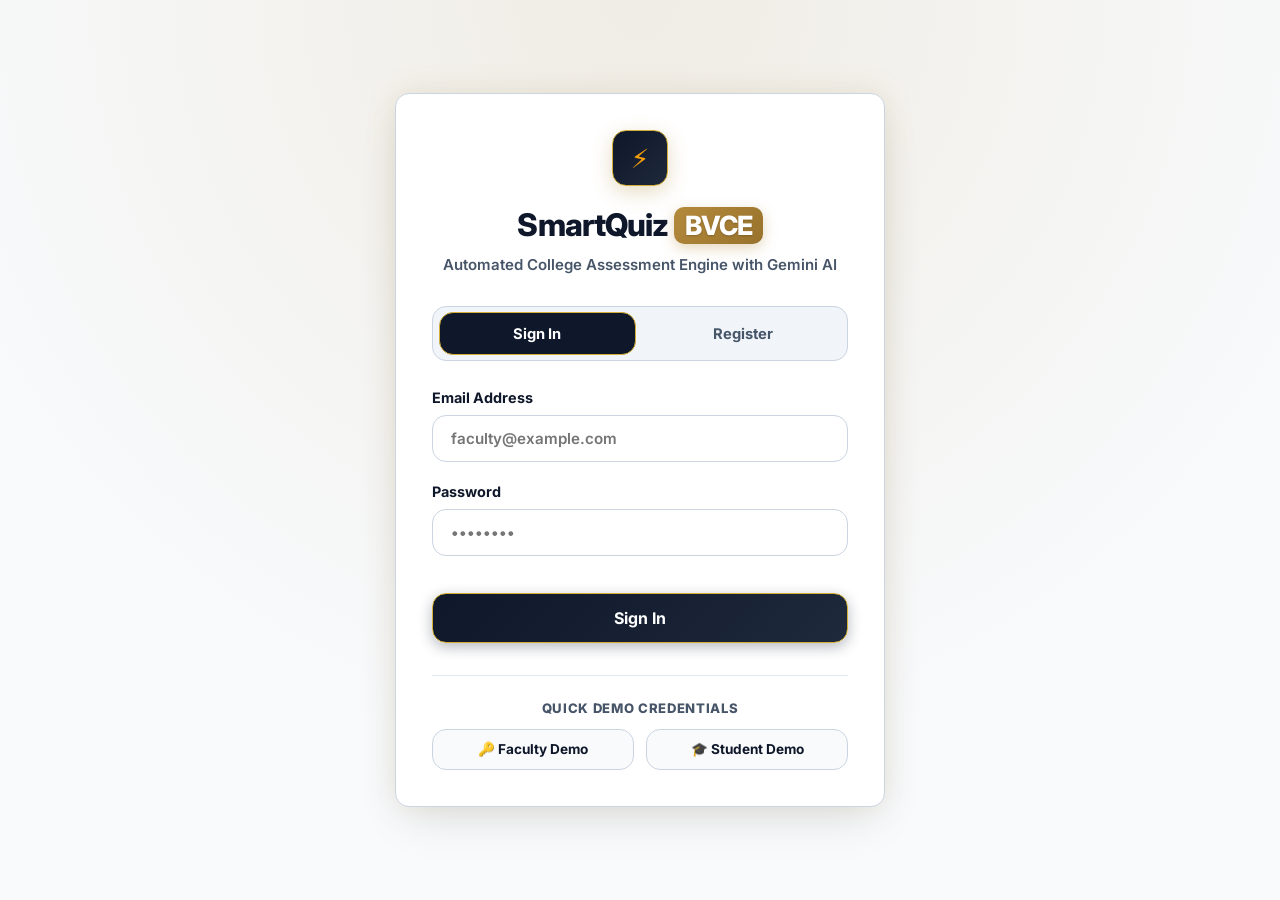
<file: smart-assess-ai/src/main/resources/static/index.html>
<!DOCTYPE html>
<html lang="en">
<head>
    <meta charset="UTF-8">
    <meta name="viewport" content="width=device-width, initial-scale=1.0">
    <title>SmartQuiz-BVCE - Next-Gen College Assessment Platform</title>
    <link rel="stylesheet" href="css/style.css">
    <link rel="stylesheet" href="css/responsive.css">
    <link rel="stylesheet" href="https://fonts.googleapis.com/css2?family=Inter:wght@400;500;600;700;800&display=swap">
</head>
<body style="background: var(--bg-dark);">

    <div style="min-height: 100vh; display: flex; align-items: center; justify-content: center; padding: 2rem; background: radial-gradient(circle at top center, rgba(180, 138, 60, 0.12), transparent 70%);">
        <div class="card" style="width: 100%; max-width: 490px; background: #ffffff; border: 1.5px solid #cbd5e1; box-shadow: 0 20px 50px -10px rgba(0, 0, 0, 0.1), 0 0 30px rgba(180, 138, 60, 0.15); padding: 2.25rem;">
            
            <!-- Header Brand Box -->
            <div style="text-align: center; margin-bottom: 2rem;">
                <div class="brand-icon" style="width: 56px; height: 56px; margin: 0 auto 1.25rem auto; font-size: 1.65rem; background: linear-gradient(135deg, #0f172a, #1e293b); border: 1.5px solid #d4af37; box-shadow: 0 6px 20px rgba(180, 138, 60, 0.3);">⚡</div>
                
                <h1 style="font-size: 1.95rem; font-weight: 800; color: #0f172a; letter-spacing: -0.03em; display: flex; align-items: center; justify-content: center; gap: 0.4rem;">
                    <span>SmartQuiz</span>
                    <span style="background: linear-gradient(135deg, #b48a3c, #98722c); color: #ffffff; padding: 0.18rem 0.65rem; border-radius: 10px; font-size: 0.85em; font-weight: 800; box-shadow: 0 4px 14px rgba(180, 138, 60, 0.35); text-shadow: 0 1px 2px rgba(0,0,0,0.2);">BVCE</span>
                </h1>
                
                <p style="color: #475569; margin-top: 0.65rem; font-size: 0.94rem; font-weight: 600;">Automated College Assessment Engine with Gemini AI</p>
            </div>

            <!-- Login / Register Tab Switcher -->
            <div style="display: flex; gap: 0.5rem; background: #f1f5f9; padding: 0.35rem; border-radius: var(--radius-md); border: 1.5px solid #cbd5e1; margin-bottom: 1.75rem;">
                <button id="tab-login" class="btn" style="flex: 1; background: #0f172a; color: #ffffff; font-weight: 700; border: 1px solid #d4af37;" onclick="switchAuthTab('login')">Sign In</button>
                <button id="tab-register" class="btn" style="flex: 1; background: transparent; color: #475569; font-weight: 700;" onclick="switchAuthTab('register')">Register</button>
            </div>

            <!-- Login Form -->
            <form id="login-form">
                <div class="form-group">
                    <label style="color: #0f172a; font-weight: 700;">Email Address</label>
                    <input type="email" id="login-email" class="form-control" placeholder="faculty@example.com" required style="background: #ffffff; color: #0f172a; border: 1.5px solid #cbd5e1; font-weight: 600;">
                </div>
                <div class="form-group">
                    <label style="color: #0f172a; font-weight: 700;">Password</label>
                    <input type="password" id="login-password" class="form-control" placeholder="••••••••" required style="background: #ffffff; color: #0f172a; border: 1.5px solid #cbd5e1; font-weight: 600;">
                </div>
                <button type="submit" id="login-btn" class="btn btn-primary" style="width: 100%; margin-top: 1rem; font-size: 1rem; padding: 0.85rem;">Sign In</button>
            </form>

            <!-- Registration Form -->
            <form id="register-form" style="display: none;">
                <div class="form-group">
                    <label style="color: #0f172a; font-weight: 700;">Full Name</label>
                    <input type="text" id="reg-name" class="form-control" placeholder="Dr. Sarah Jenkins" required style="background: #ffffff; color: #0f172a; border: 1.5px solid #cbd5e1; font-weight: 600;">
                </div>
                <div class="form-group">
                    <label style="color: #0f172a; font-weight: 700;">Email Address</label>
                    <input type="email" id="reg-email" class="form-control" placeholder="sarah@college.edu" required style="background: #ffffff; color: #0f172a; border: 1.5px solid #cbd5e1; font-weight: 600;">
                </div>
                <div class="form-group">
                    <label style="color: #0f172a; font-weight: 700;">Password</label>
                    <input type="password" id="reg-password" class="form-control" placeholder="Min. 8 characters" required minlength="8" style="background: #ffffff; color: #0f172a; border: 1.5px solid #cbd5e1; font-weight: 600;">
                </div>
                <div class="form-group">
                    <label style="color: #0f172a; font-weight: 700;">Account Role</label>
                    <select id="reg-role" class="form-control" style="background: #ffffff; color: #0f172a; border: 1.5px solid #cbd5e1; font-weight: 600;">
                        <option value="FACULTY">Faculty / Educator</option>
                        <option value="STUDENT">Student</option>
                    </select>
                </div>
                <div class="form-group">
                    <label style="color: #0f172a; font-weight: 700;">College / Roll ID (Optional)</label>
                    <input type="text" id="reg-college" class="form-control" placeholder="FAC-8890 / STU-2024" style="background: #ffffff; color: #0f172a; border: 1.5px solid #cbd5e1; font-weight: 600;">
                </div>
                <button type="submit" id="reg-btn" class="btn btn-primary" style="width: 100%; margin-top: 1rem; font-size: 1rem; padding: 0.85rem;">Create Account</button>
            </form>

            <!-- Quick Demo Credentials Box -->
            <div style="margin-top: 2rem; padding-top: 1.5rem; border-top: 1.5px solid #e2e8f0; text-align: center;">
                <p style="font-size: 0.82rem; color: #475569; margin-bottom: 0.85rem; font-weight: 800; letter-spacing: 0.05em; text-transform: uppercase;">Quick Demo Credentials</p>
                <div style="display: flex; gap: 0.75rem;">
                    <button class="btn btn-secondary" style="flex: 1; font-size: 0.85rem; font-weight: 700;" onclick="fillDemo('faculty@example.com', 'Faculty@123')">🔑 Faculty Demo</button>
                    <button class="btn btn-secondary" style="flex: 1; font-size: 0.85rem; font-weight: 700;" onclick="fillDemo('student@example.com', 'Student@123')">🎓 Student Demo</button>
                </div>
            </div>
        </div>
    </div>

    <script src="js/ui.js"></script>
    <script src="js/auth.js"></script>
    <script src="js/api.js"></script>
    <script>
        function switchAuthTab(tab) {
            const loginForm = document.getElementById('login-form');
            const regForm = document.getElementById('register-form');
            const tabLogin = document.getElementById('tab-login');
            const tabReg = document.getElementById('tab-register');

            if (tab === 'login') {
                loginForm.style.display = 'block';
                regForm.style.display = 'none';
                tabLogin.style.background = '#0f172a';
                tabLogin.style.color = '#ffffff';
                tabLogin.style.border = '1px solid #d4af37';
                tabReg.style.background = 'transparent';
                tabReg.style.color = '#475569';
                tabReg.style.border = 'none';
            } else {
                loginForm.style.display = 'none';
                regForm.style.display = 'block';
                tabReg.style.background = '#0f172a';
                tabReg.style.color = '#ffffff';
                tabReg.style.border = '1px solid #d4af37';
                tabLogin.style.background = 'transparent';
                tabLogin.style.color = '#475569';
                tabLogin.style.border = 'none';
            }
        }

        function fillDemo(email, pass) {
            switchAuthTab('login');
            document.getElementById('login-email').value = email;
            document.getElementById('login-password').value = pass;
            showToast(`Filled demo credentials for ${email}`, 'info');
        }

        document.getElementById('login-form').onsubmit = async (e) => {
            e.preventDefault();
            const email = document.getElementById('login-email').value;
            const password = document.getElementById('login-password').value;

            try {
                showLoading('#login-btn');
                const res = await apiFetch('/api/auth/login', {
                    method: 'POST',
                    body: JSON.stringify({ email, password })
                });

                if (res) {
                    setAuthToken(res.token, res);
                    showToast(`Welcome back, ${res.name}!`, 'success');
                    
                    const urlParams = new URLSearchParams(window.location.search);
                    const redirectCode = urlParams.get('redirect_code');
                    if (redirectCode) {
                        window.location.href = `test.html?code=${redirectCode}`;
                        return;
                    }

                    if (res.role === 'FACULTY') {
                        window.location.href = 'faculty-dashboard.html';
                    } else {
                        window.location.href = 'student-dashboard.html';
                    }
                }
            } catch (err) {
                hideLoading('#login-btn');
            }
        };

        document.getElementById('register-form').onsubmit = async (e) => {
            e.preventDefault();
            const name = document.getElementById('reg-name').value;
            const email = document.getElementById('reg-email').value;
            const password = document.getElementById('reg-password').value;
            const role = document.getElementById('reg-role').value;
            const collegeId = document.getElementById('reg-college').value;

            try {
                showLoading('#reg-btn');
                const res = await apiFetch('/api/auth/register', {
                    method: 'POST',
                    body: JSON.stringify({ name, email, password, role, collegeId })
                });

                if (res) {
                    setAuthToken(res.token, res);
                    showToast('Account registered successfully!', 'success');
                    if (res.role === 'FACULTY') {
                        window.location.href = 'faculty-dashboard.html';
                    } else {
                        window.location.href = 'student-dashboard.html';
                    }
                }
            } catch (err) {
                hideLoading('#reg-btn');
            }
        };

        // Redirect if already logged in
        const currentUser = getCurrentUser();
        if (currentUser && getAuthToken()) {
            if (currentUser.role === 'FACULTY') window.location.href = 'faculty-dashboard.html';
            else window.location.href = 'student-dashboard.html';
        }
    </script>
</body>
</html>
</file>
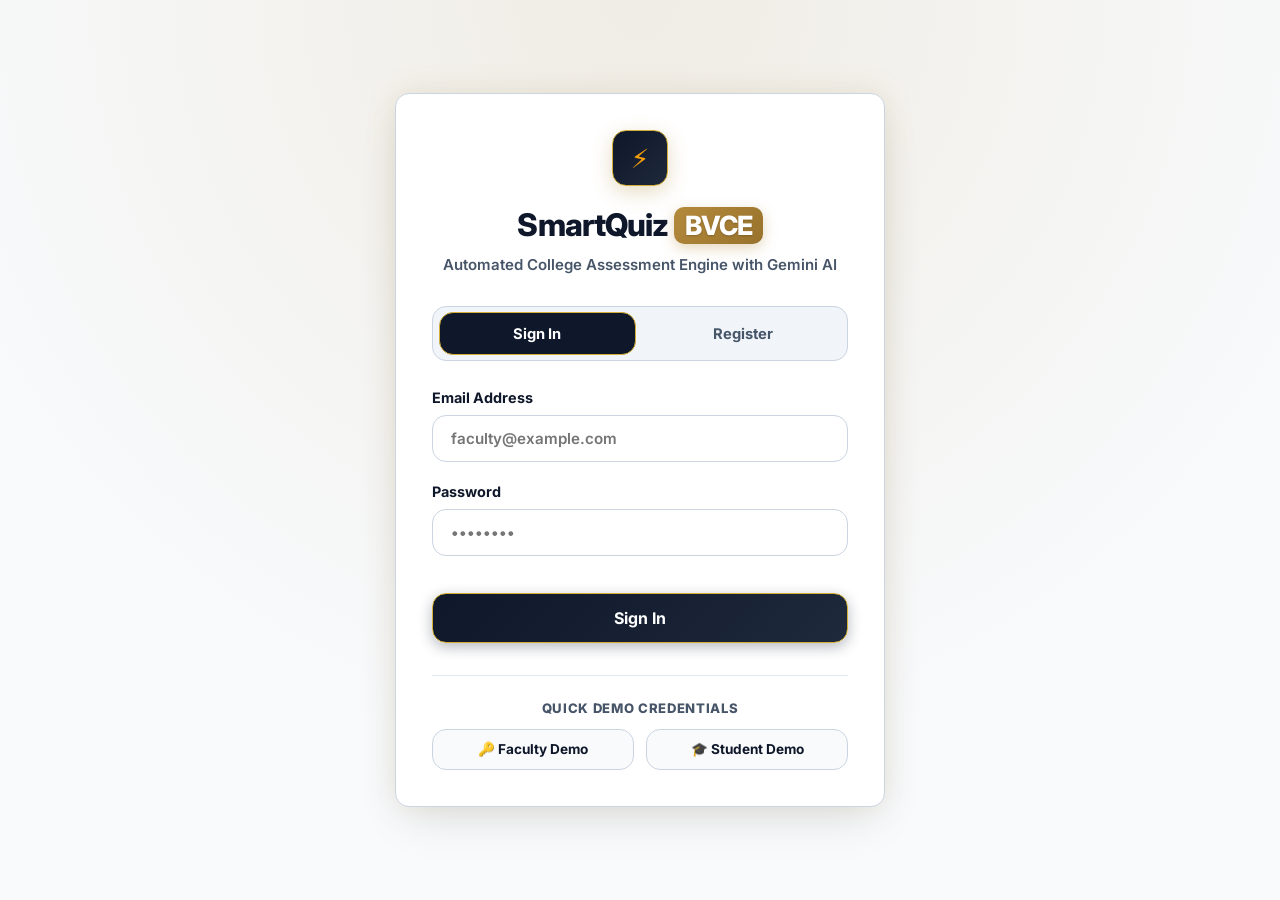
<file: smart-assess-ai/src/main/resources/static/create-assessment.html>
<!DOCTYPE html>
<html lang="en">
<head>
    <meta charset="UTF-8">
    <meta name="viewport" content="width=device-width, initial-scale=1.0">
    <title>Create Assessment - SmartAssess AI</title>
    <link rel="stylesheet" href="css/style.css">
    <link rel="stylesheet" href="css/responsive.css">
    <link rel="stylesheet" href="https://fonts.googleapis.com/css2?family=Inter:wght@400;500;600;700;800&display=swap">
</head>
<body>
    <div class="app-container">
        <!-- Sidebar Navigation -->
        <aside class="sidebar">
            <a href="faculty-dashboard.html" class="brand">
                <div class="brand-icon">⚡</div>
                SmartQuiz-BVCE
            </a>
            <ul class="nav-links">
                <li class="nav-item"><a href="faculty-dashboard.html">📊 Dashboard</a></li>
                <li class="nav-item"><a href="question-generator.html">✨ AI Generator</a></li>
                <li class="nav-item"><a href="question-bank.html">📚 Question Bank</a></li>
                <li class="nav-item active"><a href="create-assessment.html">📝 New Assessment</a></li>
                <li class="nav-item"><a href="analytics.html">📈 Class Analytics</a></li>
            </ul>
        </aside>

        <!-- Main Content -->
        <main class="main-content">
            <header class="top-navbar">
                <h2 style="font-weight: 700; font-size: 1.25rem;">Create New Assessment</h2>
                <div class="user-profile">
                    <span class="user-badge" id="user-role-display">FACULTY</span>
                    <span id="user-name-display" style="font-weight: 600;">Dr. Sarah Jenkins</span>
                    <button class="btn btn-secondary" onclick="logout()" style="padding:0.4rem 0.8rem; font-size:0.85rem;">Logout</button>
                </div>
            </header>

            <div class="content-body">
                <form id="create-assessment-form">
                    <!-- Assessment Header Configuration -->
                    <div class="card" style="margin-bottom:1.5rem;">
                        <h3 style="font-size:1.1rem; font-weight:700; margin-bottom:1rem;">Assessment Configuration</h3>
                        
                        <div class="form-group">
                            <label>Assessment Title</label>
                            <input type="text" id="assess-title" class="form-control" placeholder="e.g. Data Warehousing Mid-term Exam" required>
                        </div>

                        <div class="form-group">
                            <label>Description & Instructions</label>
                            <textarea id="assess-desc" class="form-control" rows="2" placeholder="e.g. Test covering OLAP, ETL, and Star Schemas. Time limit: 15 mins."></textarea>
                        </div>

                        <div style="display:grid; grid-template-columns: repeat(auto-fit, minmax(200px, 1fr)); gap:1rem;">
                            <div class="form-group">
                                <label>Subject</label>
                                <select id="assess-subject" class="form-control" required onchange="loadQuestionsForSubject(this.value)">
                                    <option value="">Select Subject...</option>
                                </select>
                            </div>
                            <div class="form-group">
                                <label>Test Duration (Minutes)</label>
                                <input type="number" id="assess-duration" class="form-control" value="15" min="1" required>
                            </div>
                        </div>

                        <div style="display:flex; gap:1.5rem; margin-top:1rem;">
                            <label style="display:flex; align-items:center; gap:0.5rem; cursor:pointer;">
                                <input type="checkbox" id="assess-shuffle-q" checked> Randomize Question Order
                            </label>
                            <label style="display:flex; align-items:center; gap:0.5rem; cursor:pointer;">
                                <input type="checkbox" id="assess-shuffle-opt" checked> Randomize Option Order
                            </label>
                        </div>
                    </div>

                    <!-- Question Picker Section -->
                    <div class="card" style="margin-bottom:1.5rem;">
                        <div style="display:flex; justify-content:space-between; align-items:center; margin-bottom:1rem;">
                            <h3 style="font-size:1.1rem; font-weight:700;">Select Questions from Bank</h3>
                            <div>
                                Selected: <strong id="selected-count-label" style="color:var(--secondary);">0</strong> questions 
                                (<strong id="total-marks-label" style="color:var(--success);">0</strong> total marks)
                            </div>
                        </div>

                        <div id="picker-questions-list" style="display:flex; flex-direction:column; gap:0.75rem; max-height:400px; overflow-y:auto;">
                            <p style="text-align:center; color:var(--text-muted); padding:2rem;">Select a subject above to load available approved questions.</p>
                        </div>
                    </div>

                    <div style="display:flex; justify-content:flex-end; gap:1rem;">
                        <button type="submit" id="save-btn" class="btn btn-primary">Save Assessment</button>
                    </div>
                </form>
            </div>
        </main>
    </div>

    <script src="js/ui.js"></script>
    <script src="js/auth.js"></script>
    <script src="js/api.js"></script>
    <script>
        checkAuth('FACULTY');
        let availableQuestions = [];

        document.addEventListener('DOMContentLoaded', async () => {
            const subjects = await apiFetch('/api/subjects');
            if (subjects) {
                const subSelect = document.getElementById('assess-subject');
                subjects.forEach(s => {
                    subSelect.appendChild(new Option(s.name, s.id));
                });
            }
        });

        async function loadQuestionsForSubject(subjectId) {
            if (!subjectId) return;
            const questions = await apiFetch(`/api/questions?subjectId=${subjectId}`);
            availableQuestions = questions ? questions.filter(q => q.approved) : [];

            const container = document.getElementById('picker-questions-list');
            container.innerHTML = '';

            if (availableQuestions.length === 0) {
                container.innerHTML = `<p style="text-align:center; color:var(--text-muted); padding:2rem;">No approved questions found for this subject. Use the AI Generator to add questions first.</p>`;
                return;
            }

            availableQuestions.forEach(q => {
                const row = document.createElement('div');
                row.className = 'card';
                row.style.cssText = 'padding:0.75rem 1rem; display:flex; align-items:center; justify-content:space-between; gap:1rem; background:var(--bg-dark);';

                row.innerHTML = `
                    <div style="display:flex; align-items:center; gap:0.75rem; flex:1;">
                        <input type="checkbox" class="q-checkbox" value="${q.id}" onchange="updateSelectedTotals()">
                        <div>
                            <div style="font-weight:600; font-size:0.9rem;">${q.questionText}</div>
                            <span class="badge badge-${q.difficulty.toLowerCase()}">${q.difficulty}</span>
                        </div>
                    </div>
                    <div style="display:flex; align-items:center; gap:0.5rem;">
                        <label style="font-size:0.8rem; color:var(--text-muted);">Marks:</label>
                        <input type="number" class="q-marks form-control" data-qid="${q.id}" value="3" min="1" style="width:65px; padding:0.25rem 0.5rem; text-align:center;" onchange="updateSelectedTotals()">
                    </div>
                `;
                container.appendChild(row);
            });

            updateSelectedTotals();
        }

        function updateSelectedTotals() {
            const checkboxes = document.querySelectorAll('.q-checkbox:checked');
            let totalMarks = 0;

            checkboxes.forEach(cb => {
                const qId = cb.value;
                const marksInput = document.querySelector(`.q-marks[data-qid="${qId}"]`);
                const marks = marksInput ? parseInt(marksInput.value, 10) || 1 : 1;
                totalMarks += marks;
            });

            document.getElementById('selected-count-label').innerText = checkboxes.length;
            document.getElementById('total-marks-label').innerText = totalMarks;
        }

        document.getElementById('create-assessment-form').onsubmit = async (e) => {
            e.preventDefault();
            const title = document.getElementById('assess-title').value;
            const description = document.getElementById('assess-desc').value;
            const subjectId = parseInt(document.getElementById('assess-subject').value, 10);
            const durationMinutes = parseInt(document.getElementById('assess-duration').value, 10);
            const shuffleQuestions = document.getElementById('assess-shuffle-q').checked;
            const shuffleOptions = document.getElementById('assess-shuffle-opt').checked;

            const checkboxes = document.querySelectorAll('.q-checkbox:checked');
            if (checkboxes.length === 0) {
                showToast('Please select at least one question for the assessment', 'warning');
                return;
            }

            const questionItems = [];
            let totalMarks = 0;
            checkboxes.forEach(cb => {
                const qId = parseInt(cb.value, 10);
                const marksInput = document.querySelector(`.q-marks[data-qid="${qId}"]`);
                const marks = marksInput ? parseInt(marksInput.value, 10) || 1 : 1;
                totalMarks += marks;
                questionItems.push({ questionId: qId, marks });
            });

            const body = {
                title,
                description,
                subjectId,
                durationMinutes,
                totalMarks,
                shuffleQuestions,
                shuffleOptions,
                questionItems
            };

            try {
                showLoading('#save-btn');
                const created = await apiFetch('/api/assessments', {
                    method: 'POST',
                    body: JSON.stringify(body)
                });

                if (created) {
                    showToast('Assessment saved successfully!', 'success');
                    if (confirm("Would you like to publish this assessment immediately to generate a student share link?")) {
                        const pub = await apiFetch(`/api/assessments/${created.id}/publish`, { method: 'POST' });
                        if (pub) showToast(`Published! Share Code: ${pub.shareToken}`, 'success');
                    }
                    setTimeout(() => window.location.href = 'faculty-dashboard.html', 1200);
                }
            } catch (err) {
                hideLoading('#save-btn');
            }
        };
    </script>
</body>
</html>
</file>
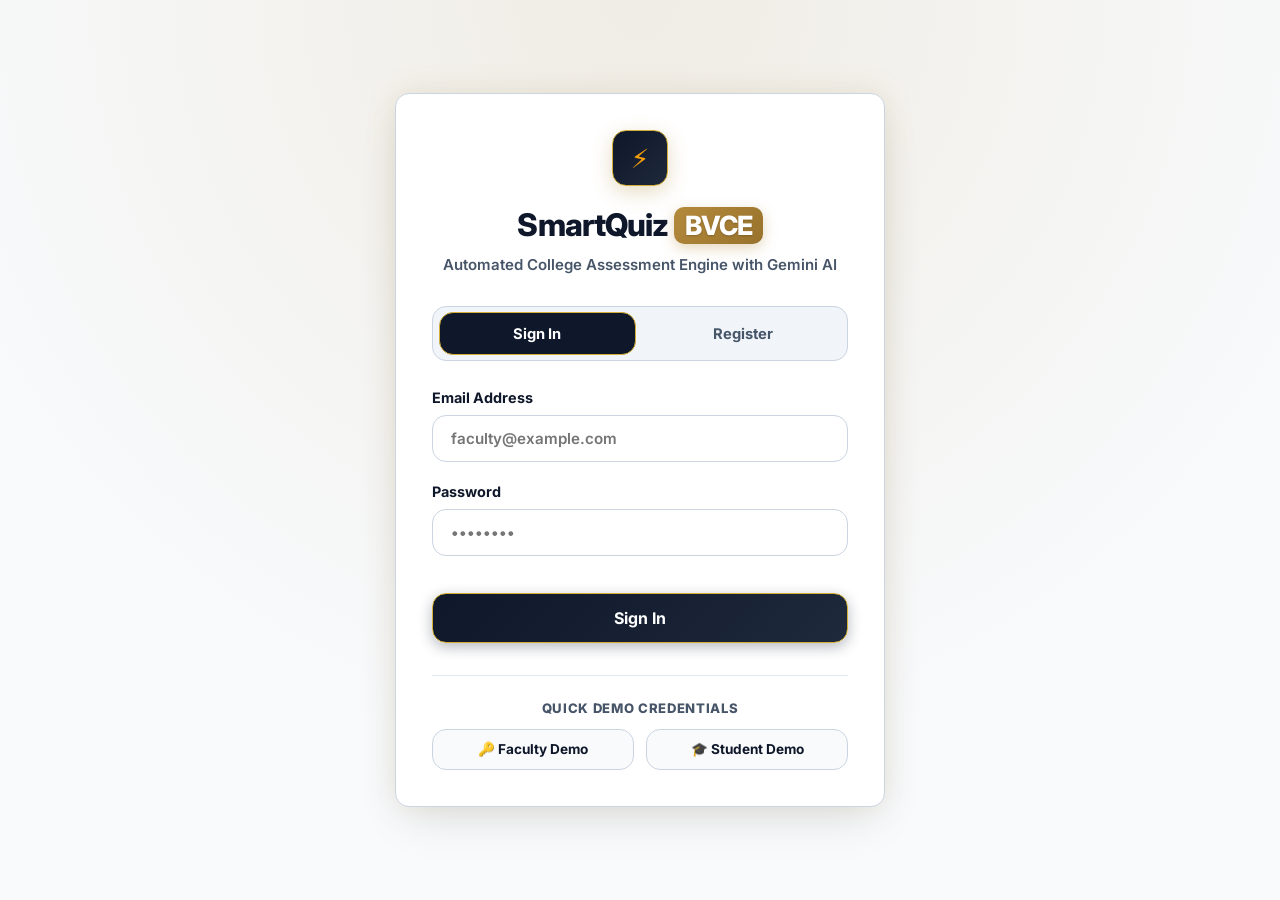
<file: smart-assess-ai/src/main/resources/static/faculty-dashboard.html>
<!DOCTYPE html>
<html lang="en">
<head>
    <meta charset="UTF-8">
    <meta name="viewport" content="width=device-width, initial-scale=1.0">
    <title>Faculty Dashboard - SmartAssess AI</title>
    <link rel="stylesheet" href="css/style.css">
    <link rel="stylesheet" href="css/responsive.css">
    <link rel="stylesheet" href="https://fonts.googleapis.com/css2?family=Inter:wght@400;500;600;700;800&display=swap">
</head>
<body>
    <div class="app-container">
        <!-- Sidebar Navigation -->
        <aside class="sidebar">
            <a href="faculty-dashboard.html" class="brand">
                <div class="brand-icon">⚡</div>
                SmartQuiz-BVCE
            </a>
            <ul class="nav-links">
                <li class="nav-item active"><a href="faculty-dashboard.html">📊 Dashboard</a></li>
                <li class="nav-item"><a href="question-generator.html">✨ AI Generator</a></li>
                <li class="nav-item"><a href="question-bank.html">📚 Question Bank</a></li>
                <li class="nav-item"><a href="create-assessment.html">📝 New Assessment</a></li>
                <li class="nav-item"><a href="analytics.html">📈 Class Analytics</a></li>
            </ul>
        </aside>

        <!-- Main Content -->
        <main class="main-content">
            <header class="top-navbar">
                <h2 style="font-weight: 700; font-size: 1.25rem;">Faculty Dashboard</h2>
                <div class="user-profile">
                    <span class="user-badge" id="user-role-display">FACULTY</span>
                    <span id="user-name-display" style="font-weight: 600;">Dr. Sarah Jenkins</span>
                    <button class="btn btn-secondary" onclick="logout()" style="padding:0.4rem 0.8rem; font-size:0.85rem;">Logout</button>
                </div>
            </header>

            <div class="content-body">
                <!-- Overview Stats Grid -->
                <div class="grid-stats">
                    <div class="card stat-card">
                        <div>
                            <div class="stat-label">Total Assessments</div>
                            <div class="stat-val" id="total-assessments-val">0</div>
                        </div>
                        <div style="font-size: 2rem;">📋</div>
                    </div>
                    <div class="card stat-card">
                        <div>
                            <div class="stat-label">Active / Published</div>
                            <div class="stat-val" id="active-assessments-val" style="color:var(--success);">0</div>
                        </div>
                        <div style="font-size: 2rem;">🌐</div>
                    </div>
                    <div class="card stat-card">
                        <div>
                            <div class="stat-label">AI Questions Approved</div>
                            <div class="stat-val" style="color:var(--secondary);">6</div>
                        </div>
                        <div style="font-size: 2rem;">✨</div>
                    </div>
                </div>

                <!-- Quick Action Buttons -->
                <div style="display:flex; gap:1rem; margin-bottom:2rem; flex-wrap:wrap;">
                    <a href="question-generator.html" class="btn btn-primary">✨ Generate AI Questions</a>
                    <a href="create-assessment.html" class="btn btn-secondary">📝 Create New Assessment</a>
                    <a href="question-bank.html" class="btn btn-secondary">📚 Manage Question Bank</a>
                    <a href="analytics.html" class="btn btn-secondary">📈 View Analytics</a>
                </div>

                <!-- Recent Assessments Table -->
                <div class="card">
                    <h3 style="margin-bottom:1rem; font-size:1.1rem; font-weight:700;">Recent Assessments</h3>
                    <div class="table-responsive">
                        <table class="table">
                            <thead>
                                <tr>
                                    <th>Assessment Title</th>
                                    <th>Subject</th>
                                    <th>Duration</th>
                                    <th>Status</th>
                                    <th>Share Link</th>
                                    <th>Actions</th>
                                </tr>
                            </thead>
                            <tbody id="recent-assessments-table">
                                <!-- Populated dynamically -->
                            </tbody>
                        </table>
                    </div>
                </div>
            </div>
        </main>
    </div>

    <script src="js/ui.js"></script>
    <script src="js/auth.js"></script>
    <script src="js/api.js"></script>
    <script src="js/dashboard.js"></script>
    <script>
        checkAuth('FACULTY');
        document.addEventListener('DOMContentLoaded', loadFacultyDashboard);
    </script>
</body>
</html>
</file>
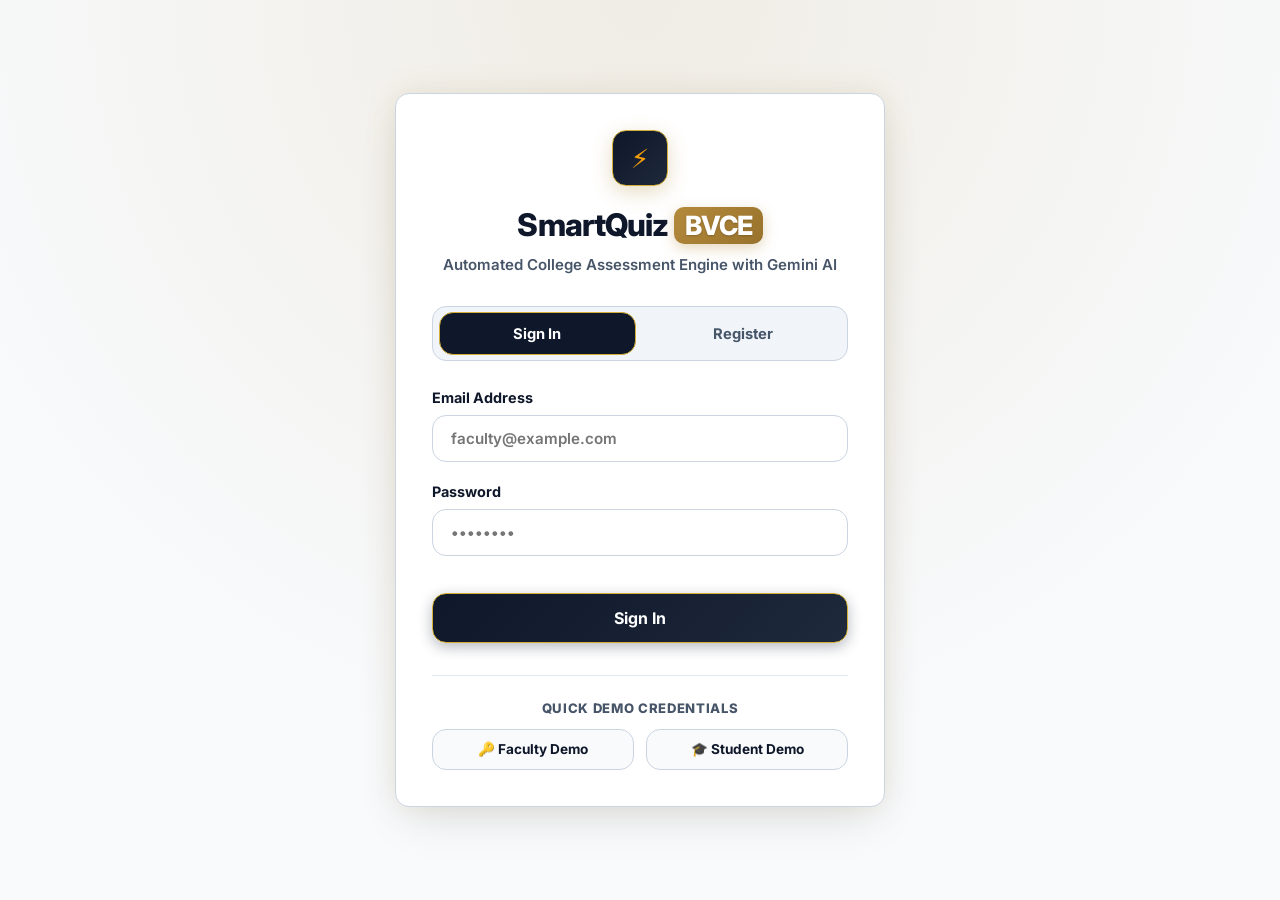
<file: smart-assess-ai/src/main/resources/static/question-bank.html>
<!DOCTYPE html>
<html lang="en">
<head>
    <meta charset="UTF-8">
    <meta name="viewport" content="width=device-width, initial-scale=1.0">
    <title>Question Bank - SmartAssess AI</title>
    <link rel="stylesheet" href="css/style.css">
    <link rel="stylesheet" href="css/responsive.css">
    <link rel="stylesheet" href="https://fonts.googleapis.com/css2?family=Inter:wght@400;500;600;700;800&display=swap">
</head>
<body>
    <div class="app-container">
        <!-- Sidebar Navigation -->
        <aside class="sidebar">
            <a href="faculty-dashboard.html" class="brand">
                <div class="brand-icon">⚡</div>
                SmartQuiz-BVCE
            </a>
            <ul class="nav-links">
                <li class="nav-item"><a href="faculty-dashboard.html">📊 Dashboard</a></li>
                <li class="nav-item"><a href="question-generator.html">✨ AI Generator</a></li>
                <li class="nav-item active"><a href="question-bank.html">📚 Question Bank</a></li>
                <li class="nav-item"><a href="create-assessment.html">📝 New Assessment</a></li>
                <li class="nav-item"><a href="analytics.html">📈 Class Analytics</a></li>
            </ul>
        </aside>

        <!-- Main Content -->
        <main class="main-content">
            <header class="top-navbar">
                <h2 style="font-weight: 700; font-size: 1.25rem;">Question Repository Bank</h2>
                <div class="user-profile">
                    <span class="user-badge" id="user-role-display">FACULTY</span>
                    <span id="user-name-display" style="font-weight: 600;">Dr. Sarah Jenkins</span>
                    <button class="btn btn-secondary" onclick="logout()" style="padding:0.4rem 0.8rem; font-size:0.85rem;">Logout</button>
                </div>
            </header>

            <div class="content-body">
                <!-- Filters & Search Bar -->
                <div class="card" style="margin-bottom:1.5rem;">
                    <div style="display:grid; grid-template-columns: repeat(auto-fit, minmax(180px, 1fr)); gap:1rem; align-items:end;">
                        <div class="form-group" style="margin-bottom:0;">
                            <label>Search Text</label>
                            <input type="text" id="filter-query" class="form-control" placeholder="Search questions..." onkeyup="filterQuestions()">
                        </div>
                        <div class="form-group" style="margin-bottom:0;">
                            <label>Subject</label>
                            <select id="filter-subject" class="form-control" onchange="filterQuestions()">
                                <option value="">All Subjects</option>
                            </select>
                        </div>
                        <div class="form-group" style="margin-bottom:0;">
                            <label>Difficulty</label>
                            <select id="filter-difficulty" class="form-control" onchange="filterQuestions()">
                                <option value="">All Difficulties</option>
                                <option value="EASY">EASY</option>
                                <option value="MEDIUM">MEDIUM</option>
                                <option value="HARD">HARD</option>
                            </select>
                        </div>
                        <div class="form-group" style="margin-bottom:0;">
                            <label>Source</label>
                            <select id="filter-source" class="form-control" onchange="filterQuestions()">
                                <option value="">All Sources</option>
                                <option value="AI">AI Generated</option>
                                <option value="MANUAL">Manual</option>
                            </select>
                        </div>
                        <div>
                            <button class="btn btn-primary" style="width:100%;" onclick="openCreateModal()">+ Create Question</button>
                        </div>
                    </div>
                </div>

                <!-- Questions List Container -->
                <div id="questions-container" style="display:flex; flex-direction:column; gap:1rem;">
                    <!-- Question items populated here -->
                </div>
            </div>
        </main>
    </div>

    <!-- Create / Edit Question Modal -->
    <div id="question-modal" style="display:none; position:fixed; inset:0; background:rgba(0,0,0,0.7); backdrop-filter:blur(4px); z-index:999; align-items:center; justify-content:center; padding:1rem;">
        <div class="card" style="width:100%; max-width:600px; max-height:90vh; overflow-y:auto;">
            <h3 id="modal-title" style="margin-bottom:1rem; font-size:1.2rem;">Create New Question</h3>
            <form id="modal-form">
                <input type="hidden" id="modal-q-id">
                <div class="form-group">
                    <label>Subject</label>
                    <select id="modal-subject" class="form-control" required></select>
                </div>
                <div class="form-group">
                    <label>Question Text</label>
                    <textarea id="modal-text" class="form-control" rows="3" required></textarea>
                </div>
                <div style="display:grid; grid-template-columns:1fr 1fr; gap:0.75rem;">
                    <div class="form-group"><label>Option A</label><input type="text" id="modal-optA" class="form-control" required></div>
                    <div class="form-group"><label>Option B</label><input type="text" id="modal-optB" class="form-control" required></div>
                    <div class="form-group"><label>Option C</label><input type="text" id="modal-optC" class="form-control" required></div>
                    <div class="form-group"><label>Option D</label><input type="text" id="modal-optD" class="form-control" required></div>
                </div>
                <div style="display:grid; grid-template-columns:1fr 1fr; gap:0.75rem;">
                    <div class="form-group">
                        <label>Correct Answer</label>
                        <select id="modal-ans" class="form-control">
                            <option value="A">A</option><option value="B">B</option><option value="C">C</option><option value="D">D</option>
                        </select>
                    </div>
                    <div class="form-group">
                        <label>Difficulty</label>
                        <select id="modal-diff" class="form-control">
                            <option value="EASY">EASY</option><option value="MEDIUM" selected>MEDIUM</option><option value="HARD">HARD</option>
                        </select>
                    </div>
                </div>
                <div class="form-group">
                    <label>Explanation</label>
                    <input type="text" id="modal-exp" class="form-control" placeholder="Explanation for correct answer">
                </div>
                <div style="display:flex; justify-content:flex-end; gap:0.75rem; margin-top:1rem;">
                    <button type="button" class="btn btn-secondary" onclick="closeModal()">Cancel</button>
                    <button type="submit" class="btn btn-primary">Save Question</button>
                </div>
            </form>
        </div>
    </div>

    <script src="js/ui.js"></script>
    <script src="js/auth.js"></script>
    <script src="js/api.js"></script>
    <script>
        checkAuth('FACULTY');
        let allQuestions = [];
        let allSubjects = [];

        document.addEventListener('DOMContentLoaded', async () => {
            allSubjects = await apiFetch('/api/subjects');
            if (allSubjects) {
                const subSelect = document.getElementById('filter-subject');
                const modalSub = document.getElementById('modal-subject');
                allSubjects.forEach(s => {
                    subSelect.appendChild(new Option(s.name, s.id));
                    modalSub.appendChild(new Option(s.name, s.id));
                });
            }
            loadQuestions();
        });

        async function loadQuestions() {
            allQuestions = await apiFetch('/api/questions');
            renderQuestionList(allQuestions);
        }

        function filterQuestions() {
            const query = document.getElementById('filter-query').value.toLowerCase();
            const subjectId = document.getElementById('filter-subject').value;
            const diff = document.getElementById('filter-difficulty').value;
            const src = document.getElementById('filter-source').value;

            const filtered = allQuestions.filter(q => {
                if (query && !q.questionText.toLowerCase().includes(query)) return false;
                if (subjectId && String(q.subject.id) !== String(subjectId)) return false;
                if (diff && q.difficulty !== diff) return false;
                if (src && q.source !== src) return false;
                return true;
            });

            renderQuestionList(filtered);
        }

        function renderQuestionList(questions) {
            const container = document.getElementById('questions-container');
            container.innerHTML = '';

            if (!questions || questions.length === 0) {
                container.innerHTML = `<div class="card" style="text-align:center; padding:3rem; color:var(--text-muted);">No matching questions found in Question Bank.</div>`;
                return;
            }

            questions.forEach(q => {
                const card = document.createElement('div');
                card.className = 'card';
                card.innerHTML = `
                    <div style="display:flex; justify-content:space-between; align-items:flex-start; margin-bottom:0.75rem;">
                        <div>
                            <span class="badge" style="background:rgba(79,70,229,0.15); color:var(--primary); margin-right:0.5rem;">${q.subject ? q.subject.name : 'General'}</span>
                            <span class="badge badge-${q.difficulty.toLowerCase()}">${q.difficulty}</span>
                            <span class="badge" style="background:rgba(255,255,255,0.08); color:var(--text-secondary); margin-left:0.5rem;">${q.source}</span>
                        </div>
                        <div>
                            <button class="btn btn-secondary" onclick="editQuestion(${q.id})" style="padding:0.3rem 0.6rem; font-size:0.8rem;">Edit</button>
                            <button class="btn btn-danger" onclick="deleteQuestion(${q.id})" style="padding:0.3rem 0.6rem; font-size:0.8rem;">Delete</button>
                        </div>
                    </div>

                    <h4 style="font-size:1rem; font-weight:600; margin-bottom:0.75rem;">${q.questionText}</h4>

                    <div style="display:grid; grid-template-columns:1fr 1fr; gap:0.5rem; font-size:0.88rem; color:var(--text-secondary);">
                        <div style="${q.correctAnswer === 'A' ? 'color:var(--success); font-weight:bold;' : ''}">A: ${q.optionA}</div>
                        <div style="${q.correctAnswer === 'B' ? 'color:var(--success); font-weight:bold;' : ''}">B: ${q.optionB}</div>
                        <div style="${q.correctAnswer === 'C' ? 'color:var(--success); font-weight:bold;' : ''}">C: ${q.optionC}</div>
                        <div style="${q.correctAnswer === 'D' ? 'color:var(--success); font-weight:bold;' : ''}">D: ${q.optionD}</div>
                    </div>

                    ${q.explanation ? `<p style="margin-top:0.75rem; font-size:0.82rem; color:var(--text-muted); border-top:1px solid var(--border-color); padding-top:0.5rem;">💡 <strong>Explanation:</strong> ${q.explanation}</p>` : ''}
                `;
                container.appendChild(card);
            });
        }

        function openCreateModal() {
            document.getElementById('modal-title').innerText = 'Create New Question';
            document.getElementById('modal-q-id').value = '';
            document.getElementById('modal-form').reset();
            document.getElementById('question-modal').style.display = 'flex';
        }

        function editQuestion(id) {
            const q = allQuestions.find(item => item.id === id);
            if (!q) return;

            document.getElementById('modal-title').innerText = 'Edit Question';
            document.getElementById('modal-q-id').value = q.id;
            document.getElementById('modal-subject').value = q.subject.id;
            document.getElementById('modal-text').value = q.questionText;
            document.getElementById('modal-optA').value = q.optionA;
            document.getElementById('modal-optB').value = q.optionB;
            document.getElementById('modal-optC').value = q.optionC;
            document.getElementById('modal-optD').value = q.optionD;
            document.getElementById('modal-ans').value = q.correctAnswer;
            document.getElementById('modal-diff').value = q.difficulty;
            document.getElementById('modal-exp').value = q.explanation || '';

            document.getElementById('question-modal').style.display = 'flex';
        }

        function closeModal() {
            document.getElementById('question-modal').style.display = 'none';
        }

        document.getElementById('modal-form').onsubmit = async (e) => {
            e.preventDefault();
            const qId = document.getElementById('modal-q-id').value;
            const body = {
                subjectId: parseInt(document.getElementById('modal-subject').value, 10),
                questionText: document.getElementById('modal-text').value,
                optionA: document.getElementById('modal-optA').value,
                optionB: document.getElementById('modal-optB').value,
                optionC: document.getElementById('modal-optC').value,
                optionD: document.getElementById('modal-optD').value,
                correctAnswer: document.getElementById('modal-ans').value,
                difficulty: document.getElementById('modal-diff').value,
                explanation: document.getElementById('modal-exp').value,
                approved: true
            };

            try {
                if (qId) {
                    await apiFetch(`/api/questions/${qId}`, { method: 'PUT', body: JSON.stringify(body) });
                    showToast('Question updated successfully', 'success');
                } else {
                    await apiFetch('/api/questions', { method: 'POST', body: JSON.stringify(body) });
                    showToast('Question created successfully', 'success');
                }
                closeModal();
                loadQuestions();
            } catch (err) {
                console.error(err);
            }
        };

        async function deleteQuestion(id) {
            if (!confirm('Are you sure you want to delete this question?')) return;
            try {
                await apiFetch(`/api/questions/${id}`, { method: 'DELETE' });
                showToast('Question deleted', 'info');
                loadQuestions();
            } catch (err) {
                console.error(err);
            }
        }
    </script>
</body>
</html>
</file>
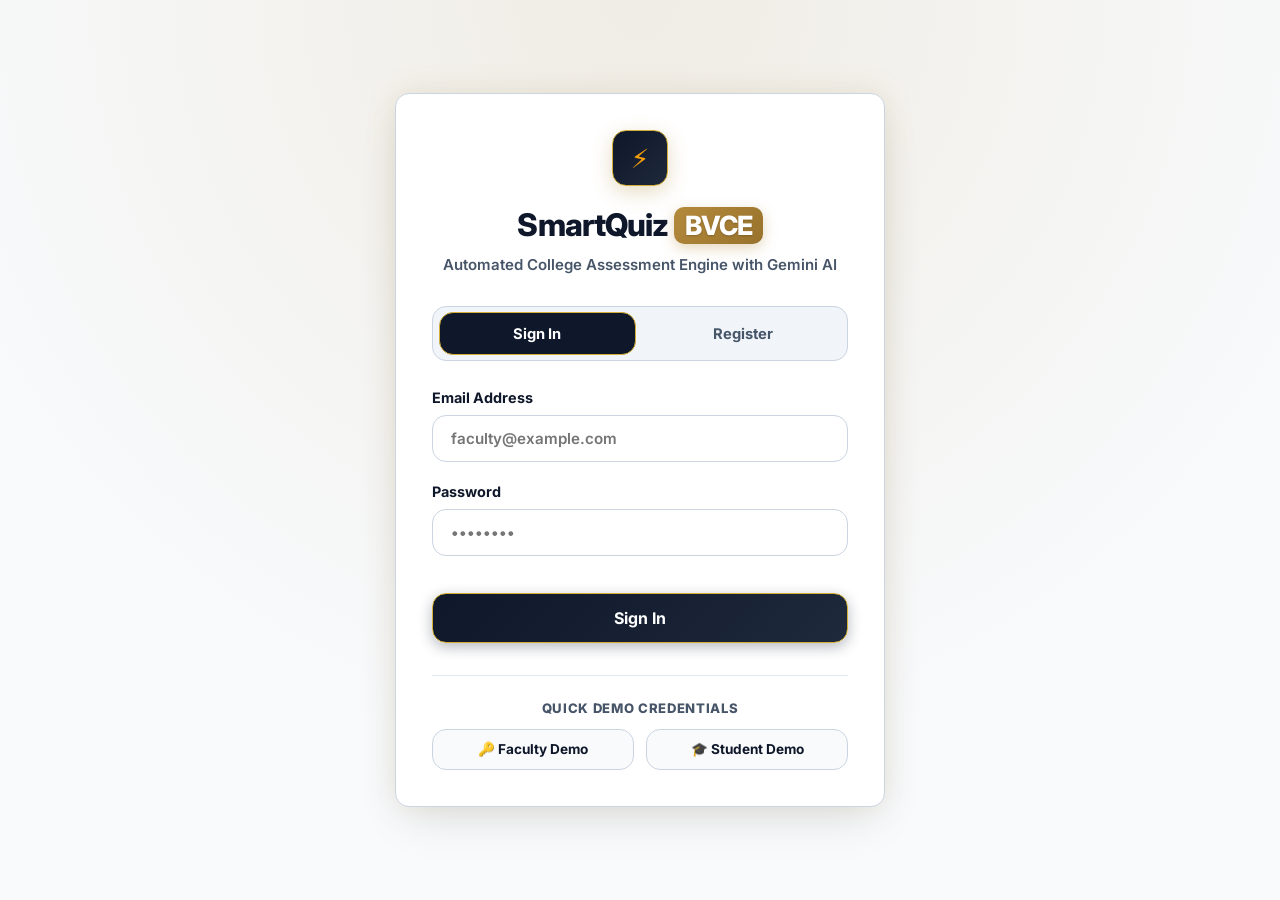
<file: smart-assess-ai/src/main/resources/static/question-generator.html>
<!DOCTYPE html>
<html lang="en">
<head>
    <meta charset="UTF-8">
    <meta name="viewport" content="width=device-width, initial-scale=1.0">
    <title>AI Question Generator & Review - SmartAssess AI</title>
    <link rel="stylesheet" href="css/style.css">
    <link rel="stylesheet" href="css/responsive.css">
    <link rel="stylesheet" href="https://fonts.googleapis.com/css2?family=Inter:wght@400;500;600;700;800&display=swap">
</head>
<body>
    <div class="app-container">
        <!-- Sidebar Navigation -->
        <aside class="sidebar">
            <a href="faculty-dashboard.html" class="brand">
                <div class="brand-icon">⚡</div>
                SmartAssess
            </a>
            <ul class="nav-links">
                <li class="nav-item"><a href="faculty-dashboard.html">📊 Dashboard</a></li>
                <li class="nav-item active"><a href="question-generator.html">✨ AI Generator</a></li>
                <li class="nav-item"><a href="question-bank.html">📚 Question Bank</a></li>
                <li class="nav-item"><a href="create-assessment.html">📝 New Assessment</a></li>
                <li class="nav-item"><a href="analytics.html">📈 Class Analytics</a></li>
            </ul>
        </aside>

        <!-- Main Content -->
        <main class="main-content">
            <header class="top-navbar">
                <h2 style="font-weight: 700; font-size: 1.25rem;">AI MCQ Generator & Review</h2>
                <div class="user-profile">
                    <span class="user-badge" id="user-role-display">FACULTY</span>
                    <span id="user-name-display" style="font-weight: 600;">Dr. Sarah Jenkins</span>
                    <button class="btn btn-secondary" onclick="logout()" style="padding:0.4rem 0.8rem; font-size:0.85rem;">Logout</button>
                </div>
            </header>

            <div class="content-body">
                <!-- AI Generation Setup Form -->
                <div class="card" style="margin-bottom:2rem; background: linear-gradient(135deg, rgba(180, 138, 60, 0.08), var(--bg-card));">
                    <div style="display:flex; align-items:center; gap:0.75rem; margin-bottom:1.25rem;">
                        <div style="width:36px; height:36px; border-radius:50%; background:linear-gradient(135deg, var(--accent), var(--secondary)); display:flex; align-items:center; justify-content:center; color:white; font-size:1.1rem;">✨</div>
                        <div>
                            <h3 style="font-size:1.1rem; font-weight:700;">Generate MCQs via Gemini AI</h3>
                            <p style="color:var(--text-secondary); font-size:0.85rem;">Select course parameters to generate curriculum-aligned questions.</p>
                        </div>
                    </div>

                    <form id="ai-generate-form" style="display:grid; grid-template-columns: repeat(auto-fit, minmax(200px, 1fr)); gap:1rem;">
                        <div class="form-group">
                            <label>Subject</label>
                            <select id="ai-subject" class="form-control" required onchange="loadTopicsForSubject(this.value)">
                                <option value="">Select Subject...</option>
                            </select>
                        </div>

                        <div class="form-group">
                            <label>Topic</label>
                            <select id="ai-topic" class="form-control">
                                <option value="">Select Topic...</option>
                            </select>
                        </div>

                        <div class="form-group">
                            <label>Difficulty Level</label>
                            <select id="ai-difficulty" class="form-control">
                                <option value="EASY">EASY</option>
                                <option value="MEDIUM" selected>MEDIUM</option>
                                <option value="HARD">HARD</option>
                            </select>
                        </div>

                        <div class="form-group">
                            <label>Question Count</label>
                            <input type="number" id="ai-count" class="form-control" value="5" min="1" max="15">
                        </div>

                        <div class="form-group" style="grid-column: 1 / -1; margin-top:0.5rem;">
                            <button type="submit" id="generate-btn" class="btn btn-primary">✨ Generate & Review Questions</button>
                        </div>
                    </form>
                </div>

                <!-- Published Test Link Banner (Generated directly) -->
                <div id="quick-publish-banner" class="card" style="display:none; margin-bottom:1.5rem; background:linear-gradient(135deg, rgba(16,185,129,0.15), var(--bg-card)); border-color:var(--success);">
                    <div style="display:flex; align-items:center; gap:0.75rem; margin-bottom:0.5rem;">
                        <span style="font-size:1.5rem;">🎉</span>
                        <h3 style="color:var(--success); font-size:1.2rem; font-weight:700;">Assessment Published Successfully!</h3>
                    </div>
                    <p style="color:var(--text-secondary); margin-bottom:1rem; font-size:0.9rem;">Shareable Test Link for Students:</p>
                    <div style="display:flex; gap:0.75rem; align-items:center; flex-wrap:wrap;">
                        <input type="text" id="quick-share-input" class="form-control" readonly style="flex:1; min-width:280px; font-weight:bold; color:var(--text-primary); font-family:monospace; background:#ffffff;">
                        <button type="button" class="btn btn-primary" onclick="copyQuickLink()">Copy Link</button>
                        <button type="button" class="btn btn-secondary" onclick="openQuickTest()">Open Test</button>
                    </div>
                </div>

                <!-- Faculty Question Review & Approval Screen -->
                <div id="review-section" style="display:none;">
                    <div style="display:flex; align-items:center; justify-content:space-between; margin-bottom:1rem; flex-wrap:wrap; gap:1rem;">
                        <div>
                            <h3 style="font-size:1.2rem; font-weight:700;">Questions Review & Approval</h3>
                            <p style="color:var(--text-secondary); font-size:0.85rem;">Review and edit questions, then click below to approve and generate your student test link.</p>
                        </div>
                        <div style="display:flex; gap:0.75rem; flex-wrap:wrap;">
                            <button class="btn btn-secondary" onclick="approveAllPending()">Approve All Questions</button>
                            <button class="btn btn-primary" id="quick-create-btn" onclick="quickCreateAndPublishAssessment()">🚀 Create & Publish Test Link</button>
                        </div>
                    </div>

                    <div id="questions-review-list" style="display:flex; flex-direction:column; gap:1.25rem;">
                        <!-- Generated Questions Cards rendered here -->
                    </div>
                </div>
            </div>
        </main>
    </div>

    <script src="js/ui.js"></script>
    <script src="js/auth.js"></script>
    <script src="js/api.js"></script>
    <script>
        checkAuth('FACULTY');

        let pendingQuestions = [];
        let quickShareUrl = '';

        document.addEventListener('DOMContentLoaded', async () => {
            const subjects = await apiFetch('/api/subjects');
            if (subjects) {
                const subSelect = document.getElementById('ai-subject');
                subSelect.innerHTML = '<option value="">Select Subject...</option>';
                subjects.forEach(s => {
                    const opt = document.createElement('option');
                    opt.value = s.id;
                    opt.innerText = s.name;
                    subSelect.appendChild(opt);
                });
            }
        });

        async function loadTopicsForSubject(subjectId) {
            const topicSelect = document.getElementById('ai-topic');
            topicSelect.innerHTML = '<option value="">Select Topic...</option>';
            if (!subjectId) return;

            const topics = await apiFetch(`/api/topics?subjectId=${subjectId}`);
            if (topics) {
                topics.forEach(t => {
                    const opt = document.createElement('option');
                    opt.value = t.id;
                    opt.innerText = t.name;
                    topicSelect.appendChild(opt);
                });
            }
        }

        document.getElementById('ai-generate-form').onsubmit = async (e) => {
            e.preventDefault();
            const subjectId = document.getElementById('ai-subject').value;
            const topicId = document.getElementById('ai-topic').value || null;
            const difficulty = document.getElementById('ai-difficulty').value;
            const count = parseInt(document.getElementById('ai-count').value, 10);

            document.getElementById('quick-publish-banner').style.display = 'none';

            try {
                showLoading('#generate-btn');
                const res = await apiFetch('/api/ai/generate-questions', {
                    method: 'POST',
                    body: JSON.stringify({ subjectId, topicId, difficulty, count })
                });

                hideLoading('#generate-btn');

                if (res && res.questions) {
                    // Replace pendingQuestions to guarantee subject isolation for current generation
                    pendingQuestions = res.questions;
                    showToast(res.message, 'success');
                    renderReviewScreen();
                }
            } catch (err) {
                hideLoading('#generate-btn');
            }
        };

        function renderReviewScreen() {
            const container = document.getElementById('questions-review-list');
            const section = document.getElementById('review-section');
            section.style.display = 'block';
            container.innerHTML = '';

            if (pendingQuestions.length === 0) {
                container.innerHTML = `<p style="text-align:center; color:var(--text-muted);">No pending questions for review.</p>`;
                return;
            }

            pendingQuestions.forEach((q, idx) => {
                const card = document.createElement('div');
                card.className = 'card';
                card.style.position = 'relative';

                card.innerHTML = `
                    <div style="display:flex; justify-content:space-between; align-items:center; margin-bottom:1rem;">
                        <span style="font-weight:700; color:var(--text-primary);">Question #${idx + 1} (${q.subject ? q.subject.name : ''})</span>
                        <div>
                            <span class="badge badge-${q.difficulty.toLowerCase()}">${q.difficulty}</span>
                            <span class="badge" style="background:${q.approved ? 'rgba(16,185,129,0.2)' : 'rgba(245,158,11,0.2)'}; color:${q.approved ? 'var(--success)' : 'var(--warning)'}; margin-left:0.5rem;">
                                ${q.approved ? 'APPROVED' : 'PENDING REVIEW'}
                            </span>
                        </div>
                    </div>

                    <div class="form-group">
                        <label>Question Text</label>
                        <textarea class="form-control" id="q-text-${q.id}" rows="2">${q.questionText}</textarea>
                    </div>

                    <div style="display:grid; grid-template-columns: 1fr 1fr; gap:0.75rem;">
                        <div class="form-group">
                            <label>Option A</label>
                            <input type="text" class="form-control" id="q-optA-${q.id}" value="${q.optionA}">
                        </div>
                        <div class="form-group">
                            <label>Option B</label>
                            <input type="text" class="form-control" id="q-optB-${q.id}" value="${q.optionB}">
                        </div>
                        <div class="form-group">
                            <label>Option C</label>
                            <input type="text" class="form-control" id="q-optC-${q.id}" value="${q.optionC}">
                        </div>
                        <div class="form-group">
                            <label>Option D</label>
                            <input type="text" class="form-control" id="q-optD-${q.id}" value="${q.optionD}">
                        </div>
                    </div>

                    <div style="display:grid; grid-template-columns: 1fr 2fr; gap:0.75rem;">
                        <div class="form-group">
                            <label>Correct Answer</label>
                            <select class="form-control" id="q-ans-${q.id}">
                                <option value="A" ${q.correctAnswer === 'A' ? 'selected' : ''}>A</option>
                                <option value="B" ${q.correctAnswer === 'B' ? 'selected' : ''}>B</option>
                                <option value="C" ${q.correctAnswer === 'C' ? 'selected' : ''}>C</option>
                                <option value="D" ${q.correctAnswer === 'D' ? 'selected' : ''}>D</option>
                            </select>
                        </div>
                        <div class="form-group">
                            <label>Explanation</label>
                            <input type="text" class="form-control" id="q-exp-${q.id}" value="${q.explanation || ''}">
                        </div>
                    </div>

                    <div style="display:flex; justify-content:flex-end; gap:0.75rem; margin-top:1rem;">
                        <button class="btn btn-danger" onclick="deletePendingQuestion(${q.id})" style="padding:0.4rem 0.8rem; font-size:0.85rem;">Delete</button>
                        <button class="btn btn-primary" onclick="saveAndApproveQuestion(${q.id})" style="padding:0.4rem 0.8rem; font-size:0.85rem;">Save & Approve</button>
                    </div>
                `;
                container.appendChild(card);
            });
        }

        async function saveAndApproveQuestion(id) {
            const qText = document.getElementById(`q-text-${id}`).value;
            const optA = document.getElementById(`q-optA-${id}`).value;
            const optB = document.getElementById(`q-optB-${id}`).value;
            const optC = document.getElementById(`q-optC-${id}`).value;
            const optD = document.getElementById(`q-optD-${id}`).value;
            const ans = document.getElementById(`q-ans-${id}`).value;
            const exp = document.getElementById(`q-exp-${id}`).value;

            const existing = pendingQuestions.find(q => q.id === id);
            if (!existing) return;

            const body = {
                subjectId: existing.subject.id,
                topicId: existing.topic ? existing.topic.id : null,
                questionText: qText,
                optionA: optA,
                optionB: optB,
                optionC: optC,
                optionD: optD,
                correctAnswer: ans,
                explanation: exp,
                difficulty: existing.difficulty,
                approved: true
            };

            try {
                const updated = await apiFetch(`/api/questions/${id}`, {
                    method: 'PUT',
                    body: JSON.stringify(body)
                });
                if (updated) {
                    showToast('Question updated and approved!', 'success');
                    existing.approved = true;
                    renderReviewScreen();
                }
            } catch (e) {
                console.error(e);
            }
        }

        async function deletePendingQuestion(id) {
            if (!confirm('Are you sure you want to delete this question?')) return;
            try {
                await apiFetch(`/api/questions/${id}`, { method: 'DELETE' });
                pendingQuestions = pendingQuestions.filter(q => q.id !== id);
                showToast('Question deleted', 'info');
                renderReviewScreen();
            } catch (e) {
                console.error(e);
            }
        }

        async function approveAllPending() {
            for (const q of pendingQuestions) {
                if (!q.approved) {
                    await saveAndApproveQuestion(q.id);
                }
            }
            showToast('All pending questions approved into Question Bank!', 'success');
        }

        async function quickCreateAndPublishAssessment() {
            if (pendingQuestions.length === 0) {
                showToast('No questions available to create an assessment', 'warning');
                return;
            }

            // Approve all questions first
            await approveAllPending();

            const firstQ = pendingQuestions[0];
            const targetSubjectId = firstQ.subject.id;

            // Filter pending questions strictly by targetSubjectId to ensure complete subject isolation
            const subjectQuestions = pendingQuestions.filter(q => q.subject && q.subject.id === targetSubjectId);

            const subjectName = firstQ.subject.name;
            const topicName = firstQ.topic ? firstQ.topic.name : 'General';
            const title = `${subjectName} - ${topicName} Assessment`;

            const questionItems = subjectQuestions.map(q => ({
                questionId: q.id,
                marks: 3
            }));

            const totalMarks = questionItems.length * 3;

            const body = {
                title,
                description: `Assessment covering ${topicName} under ${subjectName}. Duration: 15 minutes.`,
                subjectId: targetSubjectId,
                durationMinutes: 15,
                totalMarks,
                shuffleQuestions: false,
                shuffleOptions: false,
                questionItems
            };

            try {
                showLoading('#quick-create-btn');
                const created = await apiFetch('/api/assessments', {
                    method: 'POST',
                    body: JSON.stringify(body)
                });

                if (created) {
                    const pub = await apiFetch(`/api/assessments/${created.id}/publish`, { method: 'POST' });
                    hideLoading('#quick-create-btn');

                    if (pub && pub.shareToken) {
                        quickShareUrl = `${window.location.origin}/test.html?code=${pub.shareToken}`;
                        document.getElementById('quick-share-input').value = quickShareUrl;
                        document.getElementById('quick-publish-banner').style.display = 'block';
                        showToast('Assessment created & published!', 'success');
                        window.scrollTo({ top: 0, behavior: 'smooth' });
                    }
                }
            } catch (err) {
                hideLoading('#quick-create-btn');
            }
        }

        function copyQuickLink() {
            if (!quickShareUrl) return;
            navigator.clipboard.writeText(quickShareUrl);
            showToast("Test link copied successfully.", "success");
        }

        function openQuickTest() {
            if (!quickShareUrl) return;
            window.open(quickShareUrl, '_blank');
        }
    </script>
</body>
</html>
</file>
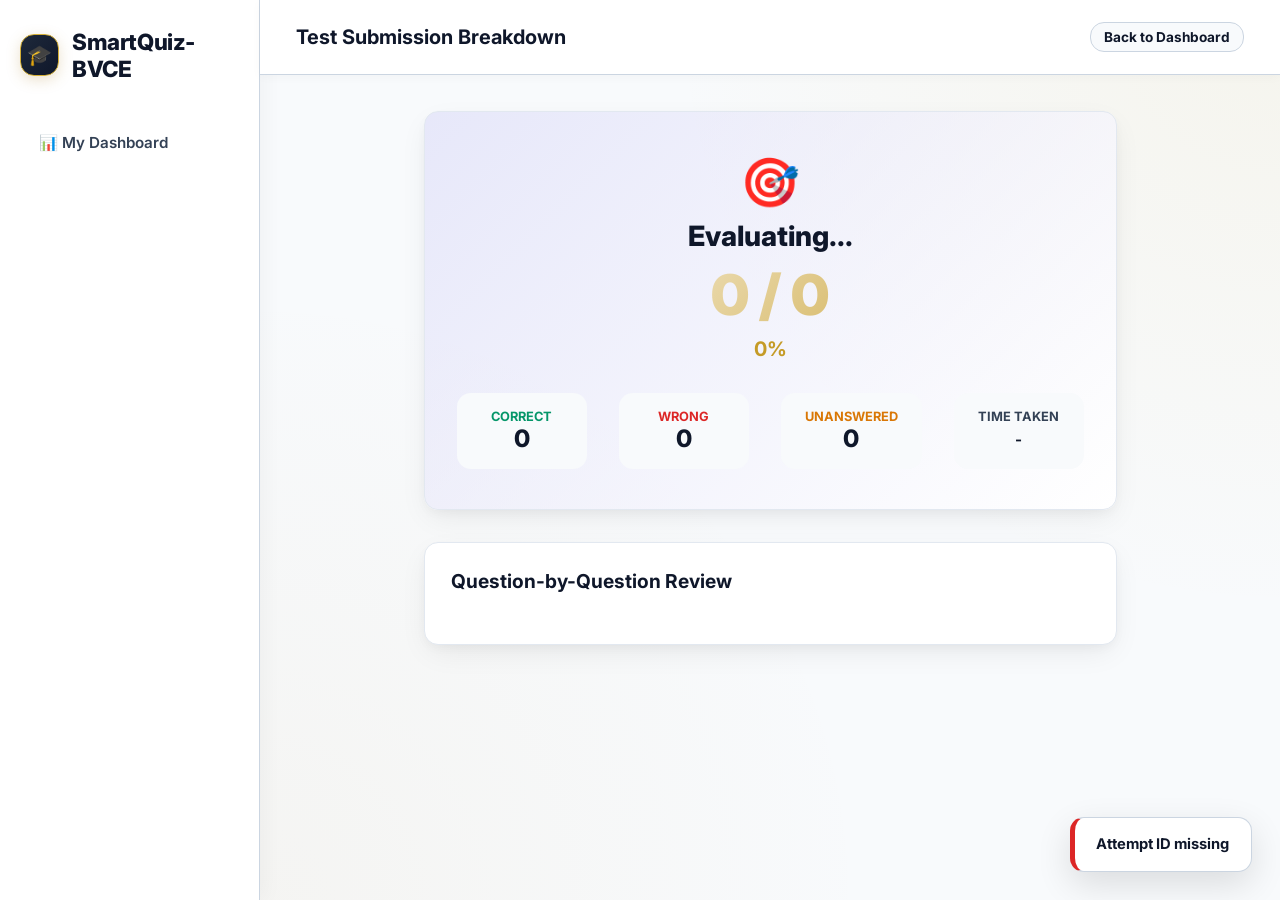
<file: smart-assess-ai/src/main/resources/static/result.html>
<!DOCTYPE html>
<html lang="en">
<head>
    <meta charset="UTF-8">
    <meta name="viewport" content="width=device-width, initial-scale=1.0">
    <title>Assessment Result - SmartAssess AI</title>
    <link rel="stylesheet" href="css/style.css">
    <link rel="stylesheet" href="css/responsive.css">
    <link rel="stylesheet" href="https://fonts.googleapis.com/css2?family=Inter:wght@400;500;600;700;800&display=swap">
</head>
<body>
    <div class="app-container">
        <!-- Sidebar Navigation -->
        <aside class="sidebar">
            <a href="student-dashboard.html" class="brand">
                <div class="brand-icon">🎓</div>
                SmartQuiz-BVCE
            </a>
            <ul class="nav-links">
                <li class="nav-item"><a href="student-dashboard.html">📊 My Dashboard</a></li>
            </ul>
        </aside>

        <!-- Main Content -->
        <main class="main-content">
            <header class="top-navbar">
                <h2 style="font-weight: 700; font-size: 1.25rem;">Test Submission Breakdown</h2>
                <div class="user-profile">
                    <button class="btn btn-secondary" onclick="window.location.href='student-dashboard.html'" style="padding:0.4rem 0.8rem; font-size:0.85rem;">Back to Dashboard</button>
                </div>
            </header>

            <div class="content-body" style="max-width:900px; margin:0 auto;">
                <!-- Summary Card -->
                <div class="card" style="text-align:center; padding:2.5rem 2rem; margin-bottom:2rem; background: linear-gradient(135deg, rgba(79,70,229,0.1), var(--bg-card));">
                    <div style="font-size:3rem; margin-bottom:0.5rem;" id="result-icon">🎯</div>
                    <h2 id="performance-level" style="font-size:1.75rem; font-weight:800; color:var(--text-primary); margin-bottom:0.5rem;">Evaluating...</h2>
                    
                    <div style="font-size:3.5rem; font-weight:900; background: linear-gradient(135deg, var(--primary-light), var(--secondary)); -webkit-background-clip:text; -webkit-text-fill-color:transparent; margin:0.5rem 0;">
                        <span id="score-val">0</span> / <span id="total-val">0</span>
                    </div>
                    <div style="font-size:1.25rem; font-weight:700; color:var(--secondary);" id="percentage-val">0%</div>

                    <div style="display:flex; justify-content:center; gap:2rem; margin-top:2rem; flex-wrap:wrap;">
                        <div style="background:var(--bg-dark); padding:1rem 1.5rem; border-radius:var(--radius-md); min-width:130px;">
                            <div style="font-size:0.8rem; color:var(--success); font-weight:700;">CORRECT</div>
                            <div id="correct-count" style="font-size:1.5rem; font-weight:800;">0</div>
                        </div>
                        <div style="background:var(--bg-dark); padding:1rem 1.5rem; border-radius:var(--radius-md); min-width:130px;">
                            <div style="font-size:0.8rem; color:var(--danger); font-weight:700;">WRONG</div>
                            <div id="wrong-count" style="font-size:1.5rem; font-weight:800;">0</div>
                        </div>
                        <div style="background:var(--bg-dark); padding:1rem 1.5rem; border-radius:var(--radius-md); min-width:130px;">
                            <div style="font-size:0.8rem; color:var(--warning); font-weight:700;">UNANSWERED</div>
                            <div id="unanswered-count" style="font-size:1.5rem; font-weight:800;">0</div>
                        </div>
                        <div style="background:var(--bg-dark); padding:1rem 1.5rem; border-radius:var(--radius-md); min-width:130px;">
                            <div style="font-size:0.8rem; color:var(--text-secondary); font-weight:700;">TIME TAKEN</div>
                            <div id="time-taken-val" style="font-size:0.95rem; font-weight:700; margin-top:0.35rem;">-</div>
                        </div>
                    </div>
                </div>

                <!-- Detailed Question Breakdown -->
                <div class="card">
                    <h3 style="font-size:1.2rem; font-weight:700; margin-bottom:1.5rem;">Question-by-Question Review</h3>
                    <div id="question-review-list" style="display:flex; flex-direction:column; gap:1.25rem;">
                        <!-- Question review cards rendered here -->
                    </div>
                </div>
            </div>
        </main>
    </div>

    <script src="js/ui.js"></script>
    <script src="js/auth.js"></script>
    <script src="js/api.js"></script>
    <script>
        document.addEventListener('DOMContentLoaded', async () => {
            const urlParams = new URLSearchParams(window.location.search);
            const attemptId = urlParams.get('attemptId');

            if (!attemptId) {
                showToast('Attempt ID missing', 'error');
                return;
            }

            try {
                const res = await apiFetch(`/api/results/${attemptId}`);
                if (!res) return;

                document.getElementById('score-val').innerText = res.score;
                document.getElementById('total-val').innerText = res.totalMarks;
                document.getElementById('percentage-val').innerText = `${res.percentage}% Percentage`;
                document.getElementById('performance-level').innerText = `Performance: ${res.performanceLevel}`;
                document.getElementById('correct-count').innerText = res.correct;
                document.getElementById('wrong-count').innerText = res.wrong;
                document.getElementById('unanswered-count').innerText = res.unanswered;
                document.getElementById('time-taken-val').innerText = res.timeTaken;

                const iconEl = document.getElementById('result-icon');
                if (res.percentage >= 85) iconEl.innerText = '🏆';
                else if (res.percentage >= 70) iconEl.innerText = '🌟';
                else if (res.percentage >= 50) iconEl.innerText = '👍';
                else iconEl.innerText = '⚠️';

                const list = document.getElementById('question-review-list');
                list.innerHTML = '';

                if (res.questionResults) {
                    res.questionResults.forEach((q, idx) => {
                        const card = document.createElement('div');
                        card.style.cssText = `
                            padding: 1.25rem;
                            border-radius: var(--radius-md);
                            background: var(--bg-dark);
                            border: 1px solid ${q.correct ? 'rgba(16,185,129,0.3)' : (q.selectedAnswer == null ? 'var(--border-color)' : 'rgba(239,68,68,0.3)')};
                        `;

                        card.innerHTML = `
                            <div style="display:flex; justify-content:space-between; align-items:center; margin-bottom:0.75rem;">
                                <span style="font-weight:700;">Question #${idx + 1}</span>
                                <span class="badge ${q.correct ? 'badge-published' : (q.selectedAnswer == null ? 'badge-draft' : 'badge-closed')}">
                                    ${q.correct ? `+${q.marksObtained} Marks (Correct)` : (q.selectedAnswer == null ? 'Unanswered (0 Marks)' : 'Incorrect (0 Marks)')}
                                </span>
                            </div>

                            <p style="font-weight:600; font-size:0.95rem; margin-bottom:1rem;">${q.questionText}</p>

                            <div style="display:grid; grid-template-columns: 1fr 1fr; gap:0.5rem; font-size:0.88rem; margin-bottom:0.75rem;">
                                <div style="${getOptionStyle('A', q)}">A: ${q.optionA}</div>
                                <div style="${getOptionStyle('B', q)}">B: ${q.optionB}</div>
                                <div style="${getOptionStyle('C', q)}">C: ${q.optionC}</div>
                                <div style="${getOptionStyle('D', q)}">D: ${q.optionD}</div>
                            </div>

                            ${q.explanation ? `<div style="font-size:0.83rem; color:var(--text-secondary); border-top:1px solid var(--border-color); padding-top:0.5rem; margin-top:0.5rem;">💡 <strong>Explanation:</strong> ${q.explanation}</div>` : ''}
                        `;
                        list.appendChild(card);
                    });
                }
            } catch (e) {
                console.error(e);
            }
        });

        function getOptionStyle(optKey, q) {
            if (q.correctAnswer === optKey) {
                return 'color:var(--success); font-weight:bold; background:rgba(16,185,129,0.1); padding:0.4rem; border-radius:4px;';
            }
            if (q.selectedAnswer === optKey && !q.correct) {
                return 'color:var(--danger); font-weight:bold; background:rgba(239,68,68,0.1); padding:0.4rem; border-radius:4px; text-decoration:line-through;';
            }
            return 'padding:0.4rem; color:var(--text-muted);';
        }
    </script>
</body>
</html>
</file>
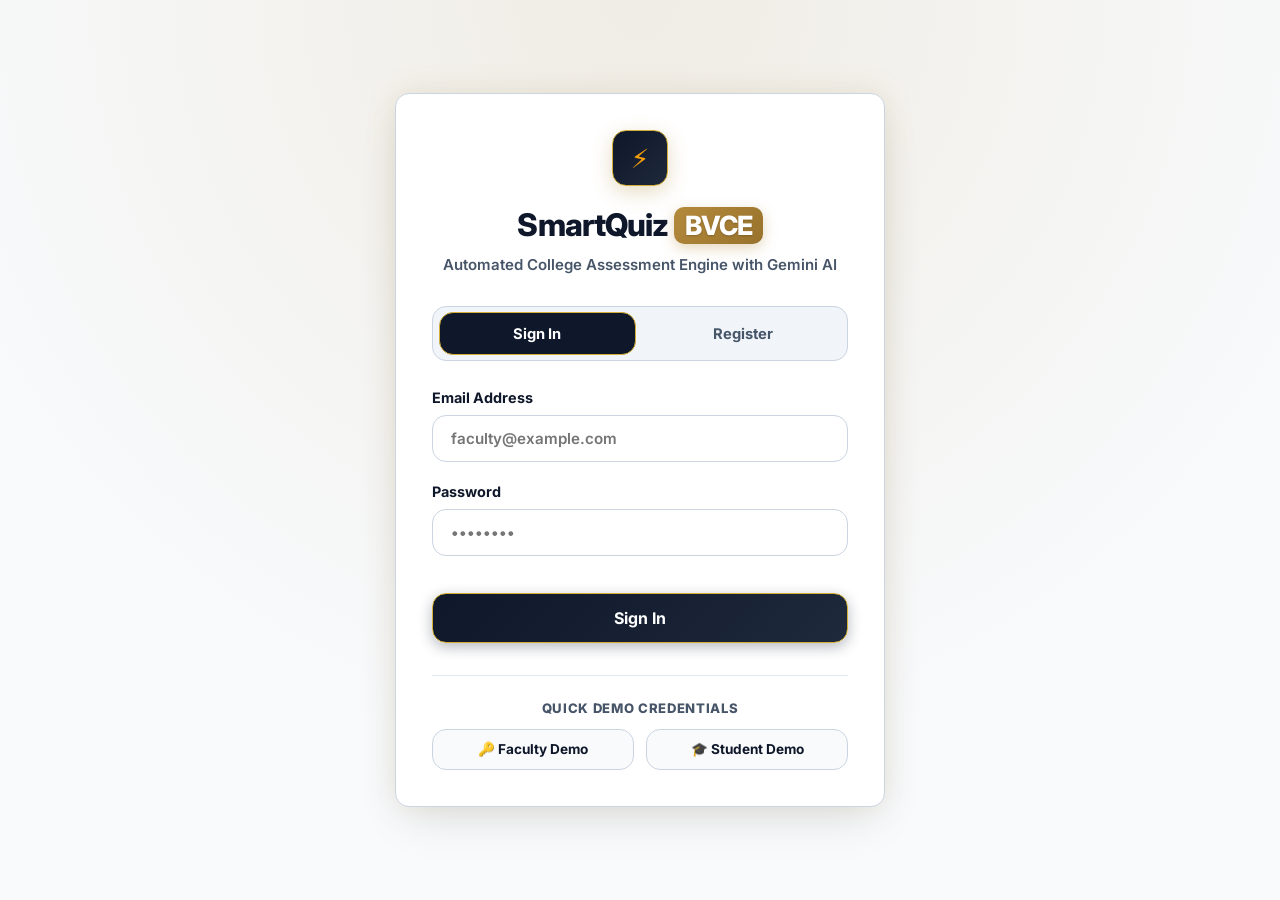
<file: smart-assess-ai/src/main/resources/static/student-dashboard.html>
<!DOCTYPE html>
<html lang="en">
<head>
    <meta charset="UTF-8">
    <meta name="viewport" content="width=device-width, initial-scale=1.0">
    <title>Student Portal - SmartAssess AI</title>
    <link rel="stylesheet" href="css/style.css">
    <link rel="stylesheet" href="css/responsive.css">
    <link rel="stylesheet" href="https://fonts.googleapis.com/css2?family=Inter:wght@400;500;600;700;800&display=swap">
</head>
<body>
    <div class="app-container">
        <!-- Sidebar Navigation -->
        <aside class="sidebar">
            <a href="student-dashboard.html" class="brand">
                <div class="brand-icon">🎓</div>
                SmartQuiz-BVCE
            </a>
            <ul class="nav-links">
                <li class="nav-item active"><a href="student-dashboard.html">📊 My Dashboard</a></li>
            </ul>
        </aside>

        <!-- Main Content -->
        <main class="main-content">
            <header class="top-navbar">
                <h2 style="font-weight: 700; font-size: 1.25rem;">Student Dashboard</h2>
                <div class="user-profile">
                    <span class="user-badge" id="user-role-display">STUDENT</span>
                    <span id="user-name-display" style="font-weight: 600;">Alex Rivera</span>
                    <button class="btn btn-secondary" onclick="logout()" style="padding:0.4rem 0.8rem; font-size:0.85rem;">Logout</button>
                </div>
            </header>

            <div class="content-body">
                <!-- Quick Stats Grid -->
                <div class="grid-stats">
                    <div class="card stat-card">
                        <div>
                            <div class="stat-label">Completed Attempts</div>
                            <div class="stat-val" id="student-attempts-val">0</div>
                        </div>
                        <div style="font-size: 2rem;">📝</div>
                    </div>
                    <div class="card stat-card">
                        <div>
                            <div class="stat-label">Average Score Percentage</div>
                            <div class="stat-val" id="student-avg-val" style="color:var(--secondary);">0%</div>
                        </div>
                        <div style="font-size: 2rem;">📈</div>
                    </div>
                </div>

                <!-- Active Test Code Launcher -->
                <div class="card" style="margin-bottom:2rem; background: linear-gradient(135deg, rgba(79, 70, 229, 0.15), var(--bg-card));">
                    <h3 style="font-size:1.1rem; font-weight:700; margin-bottom:0.5rem;">Have a Shareable Test Code?</h3>
                    <p style="color:var(--text-secondary); font-size:0.9rem; margin-bottom:1rem;">Enter the 6-character code provided by your faculty instructor (e.g. <code>8F7K2P</code>) to start your test session.</p>
                    <div style="display:flex; gap:0.75rem; max-width:400px;">
                        <input type="text" id="share-code-input" class="form-control" placeholder="Enter Code (e.g. 8F7K2P)" style="text-transform:uppercase; letter-spacing:1px; font-weight:bold;">
                        <button class="btn btn-primary" onclick="launchTestByCode()">Start Test</button>
                    </div>
                </div>

                <!-- Test History Table -->
                <div class="card">
                    <h3 style="margin-bottom:1rem; font-size:1.1rem; font-weight:700;">Completed Assessment History</h3>
                    <div class="table-responsive">
                        <table class="table">
                            <thead>
                                <tr>
                                    <th>Assessment Title</th>
                                    <th>Date Taken</th>
                                    <th>Score</th>
                                    <th>Percentage</th>
                                    <th>Action</th>
                                </tr>
                            </thead>
                            <tbody id="student-history-table">
                                <!-- Populated dynamically -->
                            </tbody>
                        </table>
                    </div>
                </div>
            </div>
        </main>
    </div>

    <script src="js/ui.js"></script>
    <script src="js/auth.js"></script>
    <script src="js/api.js"></script>
    <script src="js/dashboard.js"></script>
    <script>
        checkAuth('STUDENT');
        document.addEventListener('DOMContentLoaded', loadStudentDashboard);

        function launchTestByCode() {
            const code = document.getElementById('share-code-input').value.trim();
            if (!code) {
                showToast('Please enter a valid test code', 'warning');
                return;
            }
            window.location.href = `test.html?code=${code}`;
        }
    </script>
</body>
</html>
</file>
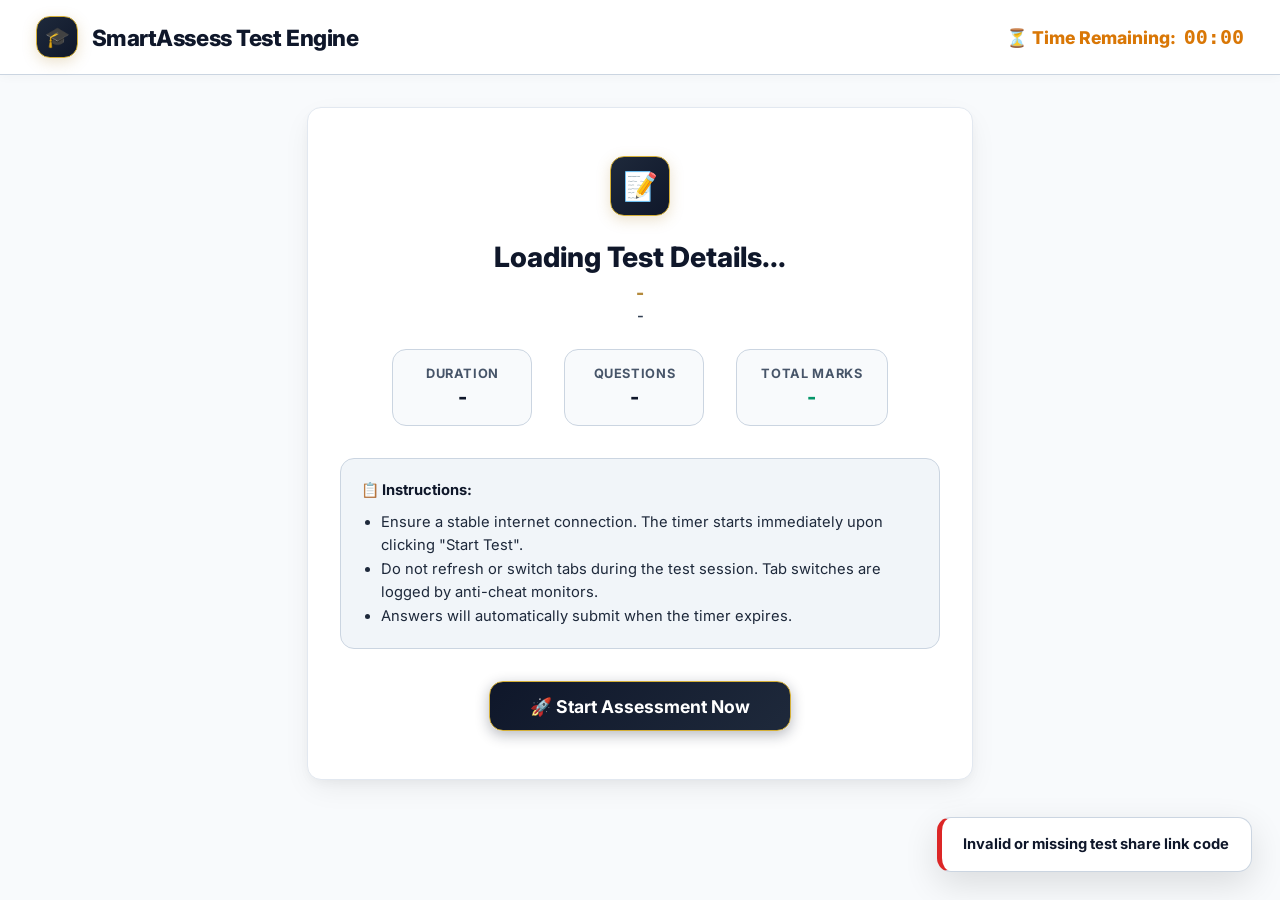
<file: smart-assess-ai/src/main/resources/static/test.html>
<!DOCTYPE html>
<html lang="en">
<head>
    <meta charset="UTF-8">
    <meta name="viewport" content="width=device-width, initial-scale=1.0">
    <title>Assessment Session - SmartAssess AI</title>
    <link rel="stylesheet" href="css/style.css">
    <link rel="stylesheet" href="css/responsive.css">
    <link rel="stylesheet" href="https://fonts.googleapis.com/css2?family=Inter:wght@400;500;600;700;800&display=swap">
</head>
<body style="background: var(--bg-dark);">

    <!-- Top Navigation Header -->
    <header class="top-navbar" style="background: #ffffff;">
        <div class="brand">
            <div class="brand-icon">🎓</div>
            SmartAssess Test Engine
        </div>
        <div id="active-timer-box" style="display:flex; align-items:center; gap:0.5rem; font-weight:800; font-size:1.1rem; color:#d97706;">
            ⏳ Time Remaining: <span id="timer-display" style="font-family:monospace; font-size:1.25rem;">00:00</span>
        </div>
    </header>

    <div class="content-body" style="max-width:900px; margin:0 auto; padding-top:2rem;">

        <!-- 1. Pre-start Test Details Card -->
        <div id="test-prestart-card" class="card" style="text-align:center; padding:3rem 2rem; background:#ffffff;">
            <div class="brand-icon" style="width:60px; height:60px; margin:0 auto 1.5rem auto; font-size:1.75rem;">📝</div>
            <h1 id="test-title" style="font-size:1.75rem; font-weight:800; color:#0f172a; margin-bottom:0.5rem;">Loading Test Details...</h1>
            <p id="test-subject" style="color:#b48a3c; font-size:1.1rem; font-weight:800; margin-bottom:0.25rem;">-</p>
            <p id="test-faculty" style="color:#334155; font-size:0.92rem; font-weight:600; margin-bottom:0.75rem;">-</p>
            <p id="test-description" style="color:#1e293b; font-size:0.98rem; max-width:600px; margin:0 auto 1.5rem auto; line-height:1.6;"></p>

            <div style="display:flex; justify-content:center; gap:2rem; margin-bottom:2rem; flex-wrap:wrap;">
                <div style="background:#f8fafc; padding:1rem 1.5rem; border-radius:var(--radius-md); border:1.5px solid #cbd5e1; min-width:140px;">
                    <div style="font-size:0.8rem; color:#475569; font-weight:700; text-transform:uppercase; letter-spacing:0.05em;">DURATION</div>
                    <div id="test-duration" style="font-weight:800; font-size:1.25rem; color:#0f172a; margin-top:0.25rem;">-</div>
                </div>
                <div style="background:#f8fafc; padding:1rem 1.5rem; border-radius:var(--radius-md); border:1.5px solid #cbd5e1; min-width:140px;">
                    <div style="font-size:0.8rem; color:#475569; font-weight:700; text-transform:uppercase; letter-spacing:0.05em;">QUESTIONS</div>
                    <div id="test-count" style="font-weight:800; font-size:1.25rem; color:#0f172a; margin-top:0.25rem;">-</div>
                </div>
                <div style="background:#f8fafc; padding:1rem 1.5rem; border-radius:var(--radius-md); border:1.5px solid #cbd5e1; min-width:140px;">
                    <div style="font-size:0.8rem; color:#475569; font-weight:700; text-transform:uppercase; letter-spacing:0.05em;">TOTAL MARKS</div>
                    <div id="test-marks" style="font-weight:800; font-size:1.25rem; color:#059669; margin-top:0.25rem;">-</div>
                </div>
            </div>

            <div style="background:#f1f5f9; border:1.5px solid #cbd5e1; padding:1.25rem; border-radius:var(--radius-md); max-width:600px; margin:0 auto 2rem auto; text-align:left; font-size:0.92rem; line-height:1.6; color:#0f172a;">
                <strong style="color:#0f172a;">📋 Instructions:</strong>
                <ul style="margin-left:1.25rem; margin-top:0.5rem; color:#1e293b;">
                    <li>Ensure a stable internet connection. The timer starts immediately upon clicking "Start Test".</li>
                    <li>Do not refresh or switch tabs during the test session. Tab switches are logged by anti-cheat monitors.</li>
                    <li>Answers will automatically submit when the timer expires.</li>
                </ul>
            </div>

            <button id="start-test-btn" class="btn btn-primary" style="font-size:1.1rem; padding:0.85rem 2.5rem;">🚀 Start Assessment Now</button>
        </div>

        <!-- 2. Active Test Question Card -->
        <div id="test-active-view" style="display:none;">
            <!-- Question Jump Grid -->
            <div class="card" style="margin-bottom:1.5rem; padding:1rem; background:#ffffff;">
                <div style="display:flex; align-items:center; justify-content:space-between; margin-bottom:0.75rem;">
                    <span style="font-size:0.85rem; color:#475569; font-weight:700; text-transform:uppercase; letter-spacing:0.04em;">QUESTION NAVIGATOR</span>
                    <span id="question-marks-badge" class="badge badge-published">3 Marks</span>
                </div>
                <div id="question-grid-nav" style="display:flex; gap:0.5rem; flex-wrap:wrap;">
                    <!-- Question buttons rendered dynamically -->
                </div>
            </div>

            <!-- Question & Options Box -->
            <div class="card" style="margin-bottom:1.5rem; padding:2rem; background:#ffffff;">
                <div id="question-progress-label" style="font-size:0.85rem; color:#b48a3c; font-weight:800; text-transform:uppercase; margin-bottom:0.75rem; letter-spacing:0.05em;">
                    Question 1 of 10
                </div>

                <h2 id="question-text" style="font-size:1.3rem; font-weight:800; color:#0f172a; line-height:1.5; margin-bottom:1.5rem;">
                    Loading question...
                </h2>

                <div id="options-container">
                    <!-- Option cards rendered dynamically -->
                </div>
            </div>

            <!-- Navigation Controls -->
            <div style="display:flex; justify-content:space-between; align-items:center;">
                <button id="prev-btn" class="btn btn-secondary" onclick="navigateQuestion(-1)">← Previous</button>
                <button id="next-btn" class="btn btn-primary" onclick="navigateQuestion(1)">Next Question →</button>
            </div>
        </div>
    </div>

    <script src="js/ui.js"></script>
    <script src="js/auth.js"></script>
    <script src="js/api.js"></script>
    <script src="js/test.js"></script>
    <script>
        document.addEventListener('DOMContentLoaded', initTestPage);
    </script>
</body>
</html>
</file>
<file: smart-assess-ai/src/main/resources/static/css/style.css>
/* SmartAssess AI - Pristine White & High-Contrast Royal Gold Design System */
:root {
    --primary: #b48a3c;
    --primary-hover: #98722c;
    --primary-light: #fffdf9;
    --secondary: #c59b27;
    --accent: #785a1a;
    --gold-glow: #e6c675;
    --bg-dark: #f8fafc;
    --bg-card: #ffffff;
    --bg-card-hover: #f1f5f9;
    --text-primary: #0f172a;    /* Deep Crisp Slate Black - 100% visible on white */
    --text-secondary: #334155;  /* Rich Dark Gray */
    --text-muted: #475569;      /* Clear Slate Muted */
    --border-color: #cbd5e1;    /* High Visibility Border */
    --border-gold: #d4af37;
    --success: #059669;
    --warning: #d97706;
    --danger: #dc2626;
    --glass-bg: #ffffff;
    --glass-border: #cbd5e1;
    --radius-sm: 8px;
    --radius-md: 14px;
    --radius-lg: 20px;
    --shadow: 0 10px 30px -5px rgba(0, 0, 0, 0.08), 0 4px 12px -2px rgba(0, 0, 0, 0.04);
    --shadow-glow: 0 0 25px rgba(180, 138, 60, 0.25);
}

* {
    box-sizing: border-box;
    margin: 0;
    padding: 0;
    font-family: 'Inter', system-ui, -apple-system, sans-serif;
}

body {
    background-color: var(--bg-dark);
    color: var(--text-primary);
    min-height: 100vh;
    display: flex;
    flex-direction: column;
    overflow-x: hidden;
}

/* Layout Elements */
.app-container {
    display: flex;
    min-height: 100vh;
}

.sidebar {
    width: 260px;
    background: var(--bg-card);
    border-right: 1.5px solid var(--border-color);
    padding: 1.75rem 1.25rem;
    display: flex;
    flex-direction: column;
    gap: 2.25rem;
    box-shadow: 4px 0 20px rgba(0, 0, 0, 0.04);
}

.brand {
    display: flex;
    align-items: center;
    gap: 0.85rem;
    font-size: 1.4rem;
    font-weight: 800;
    color: var(--text-primary);
    text-decoration: none;
    letter-spacing: -0.02em;
}

.brand-icon {
    width: 42px;
    height: 42px;
    background: linear-gradient(135deg, #1e293b, #0f172a);
    border: 1px solid var(--border-gold);
    border-radius: var(--radius-md);
    display: flex;
    align-items: center;
    justify-content: center;
    color: #f59e0b;
    font-weight: bold;
    font-size: 1.25rem;
    box-shadow: 0 4px 14px rgba(180, 138, 60, 0.25);
}

.nav-links {
    list-style: none;
    display: flex;
    flex-direction: column;
    gap: 0.6rem;
}

.nav-item a {
    display: flex;
    align-items: center;
    gap: 0.9rem;
    padding: 0.85rem 1.1rem;
    color: var(--text-secondary);
    text-decoration: none;
    border-radius: var(--radius-md);
    font-weight: 600;
    font-size: 0.95rem;
    transition: all 0.25s cubic-bezier(0.4, 0, 0.2, 1);
    border: 1px solid transparent;
}

.nav-item a:hover {
    background: #f1f5f9;
    color: var(--text-primary);
    border-color: var(--border-color);
    transform: translateX(4px);
}

.nav-item.active a {
    background: #0f172a;
    color: #ffffff;
    font-weight: 700;
    border-left: 4px solid var(--border-gold);
    box-shadow: 0 6px 20px rgba(15, 23, 42, 0.25);
}

.main-content {
    flex: 1;
    display: flex;
    flex-direction: column;
    background: radial-gradient(circle at top right, rgba(212, 175, 55, 0.08), transparent 45%),
                radial-gradient(circle at bottom left, rgba(180, 138, 60, 0.05), transparent 45%);
}

.top-navbar {
    height: 75px;
    border-bottom: 1.5px solid var(--border-color);
    display: flex;
    align-items: center;
    justify-content: space-between;
    padding: 0 2.25rem;
    background: #ffffff;
    box-shadow: 0 2px 10px rgba(0, 0, 0, 0.03);
}

.user-profile {
    display: flex;
    align-items: center;
    gap: 1.1rem;
}

.user-badge {
    background: #fef3c7;
    border: 1px solid #fde68a;
    padding: 0.4rem 0.85rem;
    border-radius: 20px;
    font-size: 0.82rem;
    color: #92400e;
    font-weight: 800;
    letter-spacing: 0.05em;
    text-transform: uppercase;
}

.content-body {
    padding: 2.25rem;
    flex: 1;
}

/* Modern Card UI */
.card {
    background: var(--bg-card);
    border: 1.5px solid #e2e8f0;
    border-radius: var(--radius-md);
    padding: 1.65rem;
    box-shadow: var(--shadow);
    transition: transform 0.25s ease, border-color 0.25s ease, box-shadow 0.25s ease;
    color: var(--text-primary);
}

.card:hover {
    border-color: var(--border-gold);
    box-shadow: var(--shadow), 0 0 20px rgba(212, 175, 55, 0.18);
    transform: translateY(-2px);
}

.btn {
    display: inline-flex;
    align-items: center;
    justify-content: center;
    gap: 0.55rem;
    padding: 0.7rem 1.35rem;
    border-radius: var(--radius-md);
    font-weight: 700;
    font-size: 0.92rem;
    cursor: pointer;
    border: 1px solid transparent;
    transition: all 0.25s ease;
    text-decoration: none;
}

.btn-primary {
    background: linear-gradient(135deg, #0f172a, #1e293b);
    color: #ffffff;
    border: 1px solid var(--border-gold);
    box-shadow: 0 4px 14px rgba(15, 23, 42, 0.3);
}

.btn-primary:hover {
    transform: translateY(-2px);
    box-shadow: 0 6px 20px rgba(15, 23, 42, 0.45);
    background: linear-gradient(135deg, #1e293b, #334155);
}

.btn-secondary {
    background: #f8fafc;
    color: #0f172a;
    border: 1.5px solid #cbd5e1;
}

.btn-secondary:hover {
    background: #e2e8f0;
    border-color: #94a3b8;
    color: #0f172a;
}

.btn-success {
    background: linear-gradient(135deg, #059669, #047857);
    color: #ffffff;
    font-weight: 800;
    box-shadow: 0 4px 14px rgba(5, 150, 105, 0.3);
}

.btn-success:hover {
    transform: translateY(-2px);
    box-shadow: 0 6px 20px rgba(5, 150, 105, 0.45);
}

.btn-danger {
    background: linear-gradient(135deg, #dc2626, #b91c1c);
    color: #ffffff;
    box-shadow: 0 4px 14px rgba(220, 38, 38, 0.3);
}

.btn-danger:hover {
    transform: translateY(-2px);
    box-shadow: 0 6px 20px rgba(220, 38, 38, 0.45);
}

.form-group {
    margin-bottom: 1.35rem;
}

.form-group label {
    display: block;
    margin-bottom: 0.55rem;
    font-size: 0.9rem;
    font-weight: 700;
    color: #1e293b;
}

.form-control {
    width: 100%;
    padding: 0.8rem 1.1rem;
    background: #ffffff;
    border: 1.5px solid #cbd5e1;
    border-radius: var(--radius-md);
    color: #0f172a;
    font-size: 0.95rem;
    font-weight: 600;
    outline: none;
    transition: all 0.25s ease;
}

.form-control:focus {
    border-color: var(--primary);
    background: #ffffff;
    box-shadow: 0 0 0 3px rgba(180, 138, 60, 0.2);
}

.form-control option {
    background: #ffffff;
    color: #0f172a;
}

/* Badge Styles */
.badge {
    padding: 0.35rem 0.75rem;
    border-radius: 20px;
    font-size: 0.78rem;
    font-weight: 800;
    text-transform: uppercase;
    letter-spacing: 0.04em;
}

.badge-published { background: #d1fae5; color: #047857; border: 1px solid #a7f3d0; }
.badge-draft { background: #fef3c7; color: #b45309; border: 1px solid #fde68a; }
.badge-closed { background: #fee2e2; color: #b91c1c; border: 1px solid #fca5a5; }
.badge-easy { background: #d1fae5; color: #047857; }
.badge-medium { background: #fef3c7; color: #b45309; }
.badge-hard { background: #fee2e2; color: #b91c1c; }

/* Grid Systems */
.grid-stats {
    display: grid;
    grid-template-columns: repeat(auto-fit, minmax(230px, 1fr));
    gap: 1.65rem;
    margin-bottom: 2.25rem;
}

.stat-card {
    display: flex;
    align-items: center;
    justify-content: space-between;
    position: relative;
    overflow: hidden;
}

.stat-card::before {
    content: '';
    position: absolute;
    top: 0;
    left: 0;
    width: 4px;
    height: 100%;
    background: linear-gradient(to bottom, var(--primary), var(--secondary));
}

.stat-val {
    font-size: 2.1rem;
    font-weight: 800;
    margin-top: 0.3rem;
    color: #0f172a;
}

.stat-label {
    font-size: 0.88rem;
    color: #475569;
    font-weight: 700;
}

/* Data Tables */
.table-responsive {
    overflow-x: auto;
}

.table {
    width: 100%;
    border-collapse: collapse;
    margin-top: 1rem;
}

.table th, .table td {
    padding: 1.1rem;
    text-align: left;
    border-bottom: 1.5px solid #e2e8f0;
}

.table th {
    background: #f1f5f9;
    color: #0f172a;
    font-size: 0.82rem;
    text-transform: uppercase;
    letter-spacing: 0.06em;
    font-weight: 800;
}

.table td {
    color: #0f172a;
}

.table tr:hover {
    background: #f8fafc;
}

/* Toast Notifications */
#toast-container {
    position: fixed;
    bottom: 1.75rem;
    right: 1.75rem;
    display: flex;
    flex-direction: column;
    gap: 0.85rem;
    z-index: 9999;
}

.toast {
    padding: 1.1rem 1.35rem;
    border-radius: var(--radius-md);
    background: #ffffff;
    border: 1.5px solid #cbd5e1;
    color: #0f172a;
    font-size: 0.92rem;
    font-weight: 700;
    box-shadow: 0 12px 35px rgba(0, 0, 0, 0.12);
    animation: slideIn 0.35s cubic-bezier(0.4, 0, 0.2, 1) forwards;
}

.toast-success { border-left: 5px solid var(--success); }
.toast-error { border-left: 5px solid var(--danger); }
.toast-warning { border-left: 5px solid var(--warning); }

@keyframes slideIn {
    from { transform: translateX(120%); opacity: 0; }
    to { transform: translateX(0); opacity: 1; }
}
</file>
<file: smart-assess-ai/src/main/resources/static/css/responsive.css>
/* SmartAssess AI - Responsive Layout Adaptations */

@media (max-width: 992px) {
    .app-container {
        flex-direction: column;
    }

    .sidebar {
        width: 100%;
        border-right: none;
        border-bottom: 1px solid var(--border-color);
        padding: 1rem;
    }

    .nav-links {
        flex-direction: row;
        overflow-x: auto;
    }

    .nav-item a {
        white-space: nowrap;
        padding: 0.5rem 0.75rem;
    }
}

@media (max-width: 768px) {
    .top-navbar {
        padding: 0 1rem;
    }

    .content-body {
        padding: 1rem;
    }

    .grid-stats {
        grid-template-columns: 1fr;
    }
}
</file>
